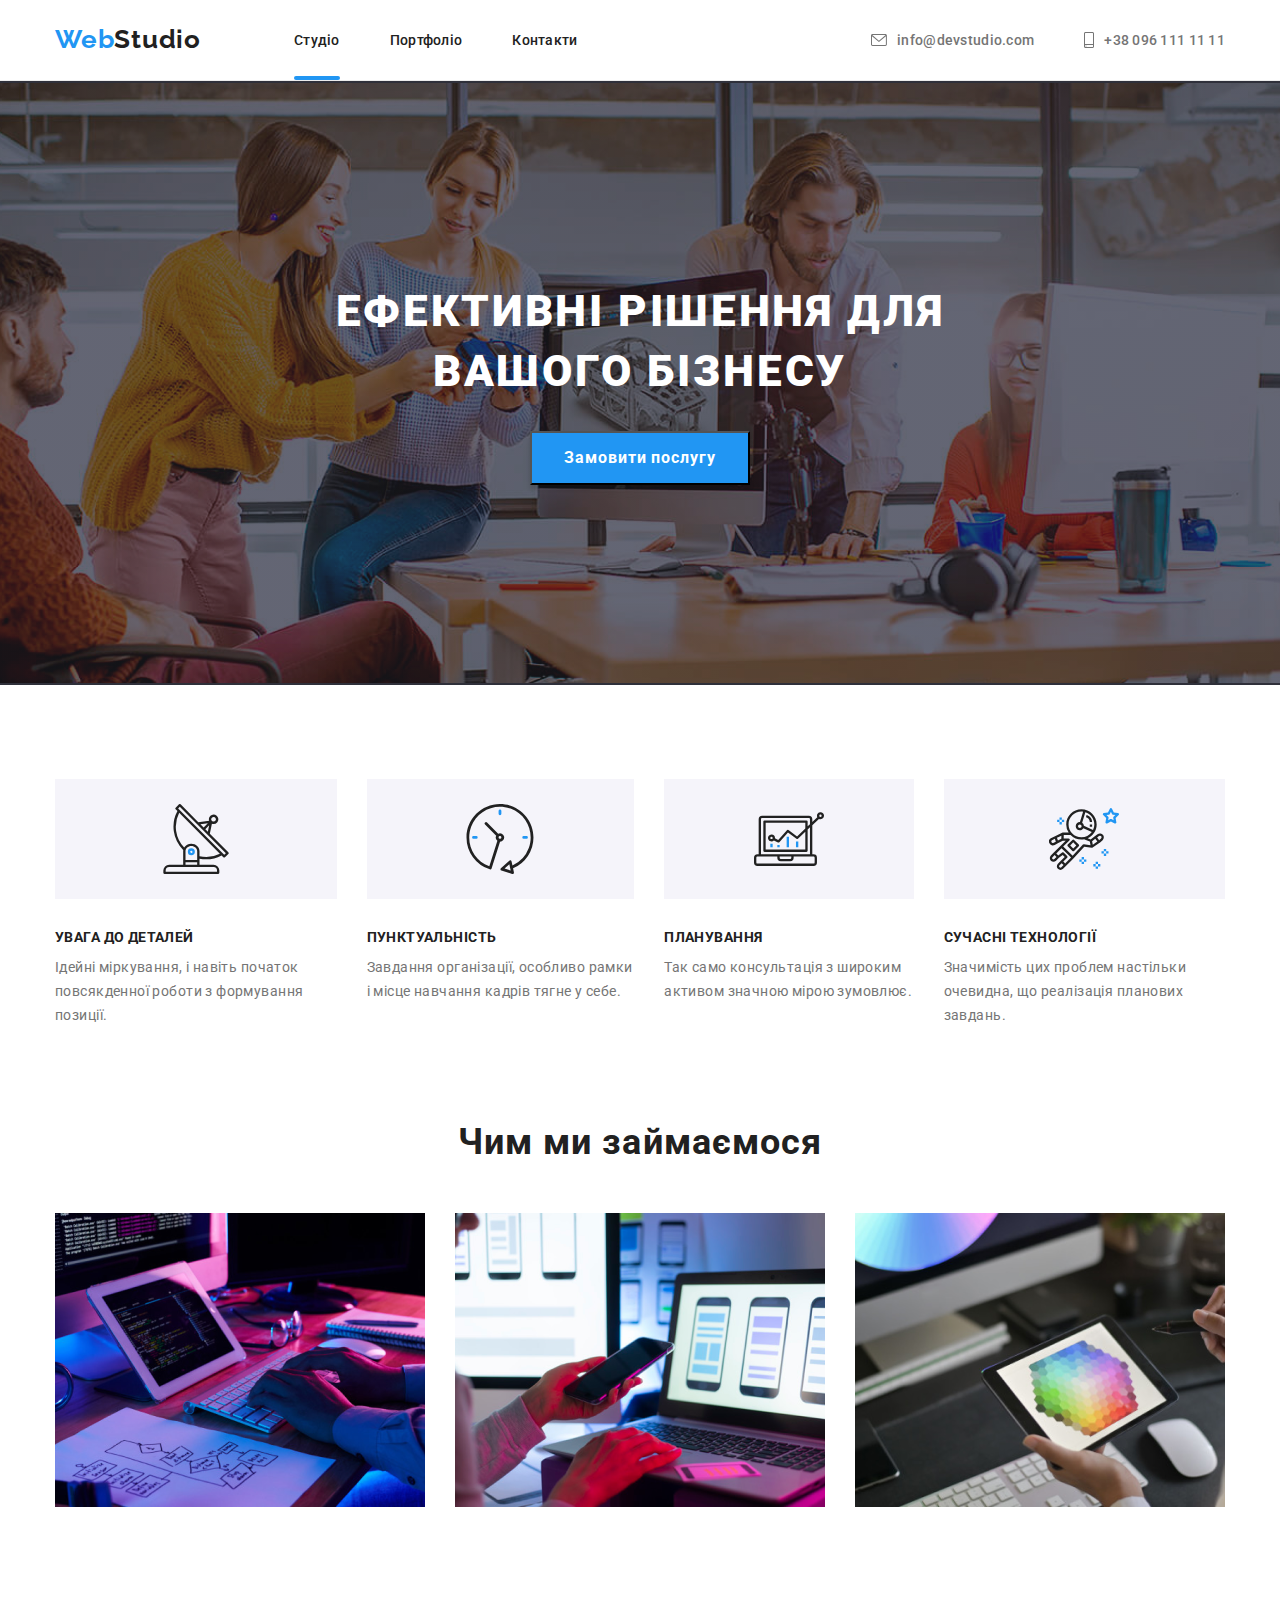
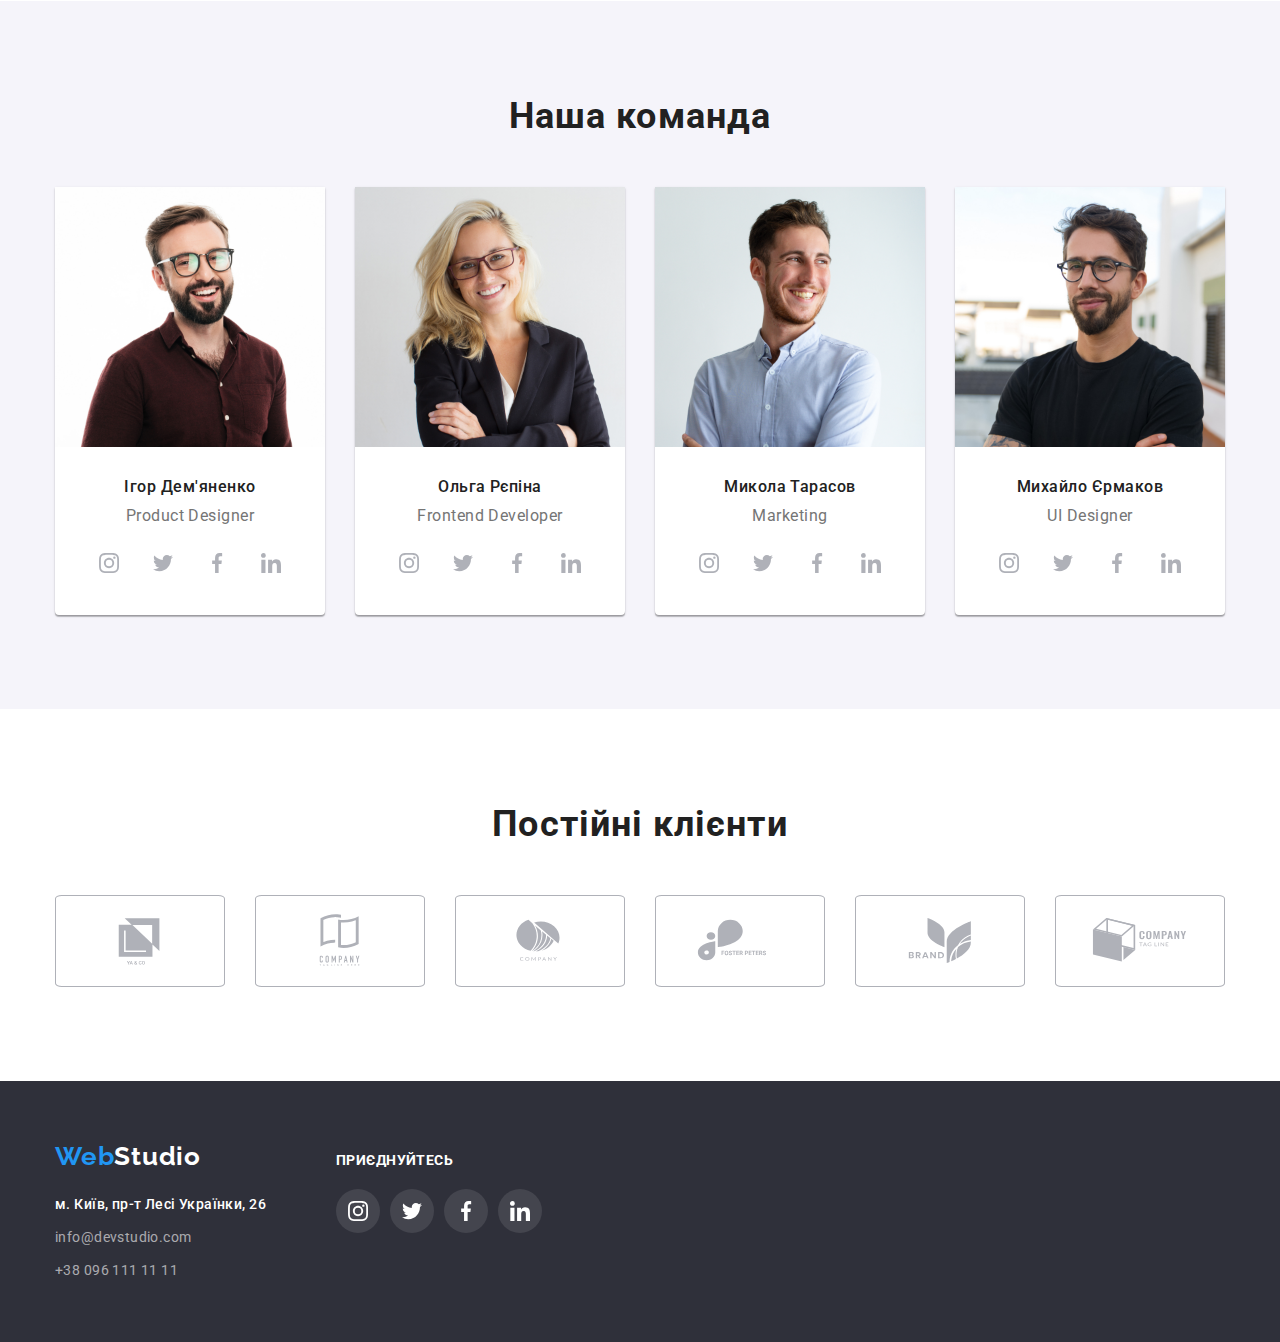
<file: index.html>
<!DOCTYPE html>
<html lang="uk">
<head>
    <meta charset="UTF-8">
    <meta http-equiv="X-UA-Compatible" content="IE=edge">
    <meta name="viewport" content="width=device-width, initial-scale=1.0">
    <title>Document</title>
    <link rel="preconnect" href="https://fonts.googleapis.com">
    <link rel="preconnect" href="https://fonts.gstatic.com" crossorigin>
    <link href="https://fonts.googleapis.com/css2?family=Raleway:wght@700&family=Roboto:wght@400;500;700;900&display=swap" rel="stylesheet">
    <link rel="stylesheet" href="./css/modern-nomalize.css">
    <link rel="stylesheet" href="./css/styles.css">
</head>
<body class="page">
    <header class="header">
      <div class="container header-container">
        <nav class="main-nav">
            <a class="company-name link" land="en" href="/"><span class="web">Web</span>Studio</a>
    
            <ul class="list header-list">
                <li class="list-item"><a class="link active" href="./index.html">Студіо</a></li>
                <li class="list-item"><a class="link" href="./portfolio.html">Портфоліо</a></li>
                <li class="list-item"><a class="link" href="">Контакти</a></li>
            </ul>
        </nav>
        <ul class="list-contact">
            <li>
              <a class="mail link" href="mailto:info@devstudio.com">

                <svg class="icon-contacts" width="16" height="12">
                  <use href="./images/icons.svg#envelope"></use>
                </svg>
              info@devstudio.com
              </a>
            </li>
            <li>
              <a class="tel link" href="tel:+380961111111">
                <svg class="icon-contacts" width="10" height="16">
                  <use href="./images/icons.svg#smartphone"></use>
                </svg>
                +38 096 111 11 11
              </a>
            </li>
        </ul>
      </div>
    </header>
    <!-- Unique page content -->
<main>
    <section class="hero first-section">
      <div class="container">
        <h1 class="logo-name">Ефективні рішення для вашого бізнесу</h1>
        <button class="logo-btn" type="button" data-modal-open>Замовити послугу</button>
      </div>
    </section>
     <!-- Features section -->
    <section class="section">
        <div class="container">
          <h2 class="visually-hidden"> </h2>
          <ul class="list-adventages list">
            <li>
              <div class="features-section-icon">
                <svg class="features-icon" width="70px" height="70px">
                  <use href="./images/icons.svg#antenna"></use>
                </svg>
              </div>
              <h3 class="adventages">УВАГА ДО ДЕТАЛЕЙ</h3>
              <p class="text">
                Ідейні міркування, і навіть початок повсякденної роботи з формування позиції.
              </p>
            </li>
            <li>
              <div class="features-section-icon">
                <svg class="features-icon" width="70px" height="70px">
                  <use href="./images/icons.svg#clock"></use>
                </svg>
              </div>
              <h3 class="adventages">ПУНКТУАЛЬНІСТЬ</h3>
              <p class="text">
                Завдання організації, особливо рамки і місце навчання кадрів тягне у себе.
              </p>
            </li>
            <li>
              <div class="features-section-icon">
                <svg class="features-icon" width="70px" height="70px">
                  <use href="./images/icons.svg#diagram"></use>
                </svg>
              </div>
              <h3 class="adventages">ПЛАНУВАННЯ</h3>
              <p class="text">
                Так само консультація з широким активом значною мірою зумовлює.
              </p>
            </li>
            <li>
              <div class="features-section-icon">
                <svg class="features-icon" width="70px" height="70px">
                  <use href="./images/icons.svg#astronaut"></use>
                </svg>
              </div>
                <h3 class="adventages">СУЧАСНІ ТЕХНОЛОГІЇ</h3>
                <p class="text">
                Значимість цих проблем настільки очевидна, що реалізація планових завдань.
                </p>
              </li>
          </ul>
        </div>
    </section>
  
    <!-- What we do section -->
    <section class="section activities-section">
      <div class="container">
        <h2 class="activities">Чим ми займаємося</h2>
        <ul class="list-activities list">
          <li><img src="./png/box 1.png" alt="Person is tapping on keyboard" width="370" height="295" /></li>
          <li><img src="./png/box 2.png" alt="Person is using the mobilephone" width="370" height="295" /></li>
          <li><img src="./png/box 3.png" alt="Person is using the tablet" width="370" height="295" /></li>
        </ul>
      </div>
    </section>
    <!-- Our team -->
    <section class="section-team-bg section">
      <div class="container">
        <h2 class="team">Наша команда</h2>
        <ul class="list-team-members list">
            <li class="list-person">
                <img src="./images/img.jpg" alt="Smiling man with beard and in glasses" width="270" height="260" />
                <div class="person">
                  <h3 class="list-item-name">Ігор Дем'яненко</h3>
                  <p class="list-item-position" lang="en">Product Designer</p>
                  <ul class="socials list">
                    <li class="socials-link">
                      <a class="socials-link" 
                      href="https://www.instagram.com/"
                      target="_blank"
                      rel="noopener noreferrer"
                      aria-label="Instagram"
                      >
                        <svg class="socials-icon" width="20" height="20">
                          <use href="./images/icons.svg#instagram"></use>
                        </svg>
                      </a>
                    </li>
                    <li class="socials-link">
                      <a class="socials-link" 
                      href="https://twitter.com/"
                      target="_blank"
                      rel="noopener noreferrer"
                      aria-label="Twiter"
                      >
                        <svg class="socials-icon" width="20" height="20">
                          <use href="./images/icons.svg#twitter"></use>
                        </svg>
                      </a>
                    </li>
                    <li class="socials-link">
                      <a class="socials-link" 
                      href="https://www.facebook.com/"
                      target="_blank"
                      rel="noopener noreferrer"
                      aria-label="Facebook"
                      >
                        <svg class="socials-icon" width="20" height="20">
                          <use href="./images/icons.svg#facebook"></use>
                        </svg>
                      </a>
                    </li>
                    <li class="socials-link">
                      <a class="socials-link" 
                      href="hhttps://linkedin.com/"
                      target="_blank"
                      rel="noopener noreferrer"
                      aria-label="Linkedin"
                      >
                        <svg class="socials-icon" width="20" height="20">
                          <use href="./images/icons.svg#linkedin"></use>
                        </svg>
                      </a>
                    </li>
                  </ul>
                </div>
            </li>
            <li class="list-person">
                <img src="./images/img (1).jpg" alt="Smiling blond woman in glasses" width="270" height="260" />
                <div class="person">
                  <h3 class="list-item-name">Ольга Рєпіна</h3>
                  <p class="list-item-position" lang="en">Frontend Developer</p>
                  <ul class="socials list">
                    <li class="socials-link">
                      <a class="socials-link" 
                      href="https://www.instagram.com/"
                      target="_blank"
                      rel="noopener noreferrer"
                      aria-label="Instagram">
                        <svg class="socials-icon" width="20" height="20">
                          <use href="./images/icons.svg#instagram"></use>
                        </svg>
                      </a>
                    </li>
                    <li class="socials-link">
                      <a class="socials-link" 
                      href="https://twitter.com/"
                      target="_blank"
                      rel="noopener noreferrer"
                      aria-label="Twiter"
                      >
                        <svg class="socials-icon" width="20" height="20">
                          <use href="./images/icons.svg#twitter"></use>
                        </svg>
                      </a>
                    </li>
                    <li class="socials-link">
                      <a class="socials-link" 
                      href="https://www.facebook.com/"
                      target="_blank"
                      rel="noopener noreferrer"
                      aria-label="Facebook"
                      >
                        <svg class="socials-icon" width="20" height="20">
                          <use href="./images/icons.svg#facebook"></use>
                        </svg>
                      </a>
                    </li>
                    <li class="socials-link">
                      <a class="socials-link" 
                      href="hhttps://linkedin.com/"
                      target="_blank"
                      rel="noopener noreferrer"
                      aria-label="Linkedin"
                      >
                        <svg class="socials-icon" width="20" height="20">
                          <use href="./images/icons.svg#linkedin"></use>
                        </svg>
                      </a>
                    </li>
                  </ul>
                </div>
            </li>
            <li class="list-person">
                <img src="./images/img (2).jpg" alt="Smiling man with bright hair" width="270" height="260" />
                <div class="person">
                  <h3 class="list-item-name">Микола Тарасов</h3>
                  <p class="list-item-position" lang="en">Marketing</p>
                  <ul class="socials list">
                    <li class="socials-link">
                      <a class="socials-link" 
                      href="https://www.instagram.com/"
                      target="_blank"
                      rel="noopener noreferrer"
                      aria-label="Instagram"
                      >
                        <svg class="socials-icon" width="20" height="20">
                          <use href="./images/icons.svg#instagram"></use>
                        </svg>
                      </a>
                    </li>
                    <li class="socials-link">
                      <a class="socials-link" 
                      href="https://twitter.com/"
                      target="_blank"
                      rel="noopener noreferrer"
                      aria-label="Twiter"
                      >
                        <svg class="socials-icon" width="20" height="20">
                          <use xlink:href="./images/icons.svg#twitter"></use>
                        </svg>
                      </a>
                    </li>
                    <li class="socials-link">
                      <a class="socials-link" 
                      href="https://www.facebook.com/"
                      target="_blank"
                      rel="noopener noreferrer"
                      aria-label="Facebook"
                      >
                        <svg class="socials-icon" width="20" height="20">
                          <use href="./images/icons.svg#facebook"></use>
                        </svg>
                      </a>
                    </li>
                    <li class="socials-link">
                      <a class="socials-link" 
                      href="hhttps://linkedin.com/"
                      target="_blank"
                      rel="noopener noreferrer"
                      aria-label="Linkedin"
                      >
                        <svg class="socials-icon" width="20" height="20">
                          <use href="./images/icons.svg#linkedin"></use>
                        </svg>
                      </a>
                    </li>
                  </ul>
                </div>
            </li>
            <li class="list-person">
                <img src="./images/img (3).jpg" alt="Man with beard and in glasses with a little smile" width="270" height="260" />
                <div class="person">
                  <h3 class="list-item-name">Михайло Єрмаков</h3>
                  <p class="list-item-position" lang="en">UI Designer</p>
                  <ul class="socials list">
                    <li class="socials-link">
                      <a class="socials-link" 
                      href="https://www.instagram.com/"
                      target="_blank"
                      rel="noopener noreferrer"
                      aria-label="Instagram"
                      >
                        <svg class="socials-icon" width="20" height="20">
                          <use href="./images/icons.svg#instagram"></use>
                        </svg>
                      </a>
                    </li>
                    <li class="socials-link">
                      <a class="socials-link" 
                      href="https://twitter.com/"
                      target="_blank"
                      rel="noopener noreferrer"
                      aria-label="Twiter"
                      >
                        <svg class="socials-icon" width="20" height="20">
                          <use href="./images/icons.svg#twitter"></use>
                        </svg>
                      </a>
                    </li>
                    <li class="socials-link">
                      <a class="socials-link" 
                      href="https://www.facebook.com/"
                      target="_blank"
                      rel="noopener noreferrer"
                      aria-label="Facebook"
                      >
                        <svg class="socials-icon" width="20" height="20">
                          <use href="./images/icons.svg#facebook"></use>
                        </svg>
                      </a>
                    </li>
                    <li class="socials-link">
                      <a class="socials-link" 
                      href="hhttps://linkedin.com/"
                      target="_blank"
                      rel="noopener noreferrer"
                      aria-label="Linkedin"
                      >
                        <svg class="socials-icon" width="20" height="20">
                          <use href="./images/icons.svg#linkedin"></use>
                        </svg>
                      </a>
                    </li>
                  </ul>   
                </div>
            </li>
        </ul>
      </div>
    </section>
    <!-- Section 5 Clients -->
      <section class="section">
        <div class="container">
          <h2 class="heading-2">Постійні клієнти</h2>
            <ul class="client-list" >
                <li class="client-list-link">
                  <a class="client-link" href>
                    <svg class="client-icon" width="106px" height="60px">
                      <use href="./images/icons.svg#Logo"></use>
                    </svg>
                  </a>
                </li>
                <li class="client-list-link">
                  <a class="client-link" href>
                    <svg class="client-icon" width="106px" height="60px">
                     <use href="./images/icons.svg#Logo-1"></use>
                    </svg>
                  </a>
                </li>
                <li class="client-list-link">
                  <a class="client-link"  href>
                    <svg class="client-icon" width="106px" height="60px">
                     <use href="./images/icons.svg#Logo-2"></use>
                    </svg>
                  </a>
                </li>
                 <li class="client-list-link">
                  <a class="client-link" href>
                    <svg class="client-icon" width="106px" height="60px">
                      <use href="./images/icons.svg#Logo-3"></use>
                    </svg>
                  </a>
                </li>
                <li class="client-list-link">
                  <a class="client-link"  href>
                    <svg class="client-icon" width="106px" height="60px">
                      <use href="./images/icons.svg#Logo-4"></use>
                    </svg>
                  </a>
                </li>
                <li class="client-list-link">
                  <a class="client-link"  href>
                    <svg class="client-icon" width="106px" height="60px">
                      <use href="./images/icons.svg#Logo-5"></use>
                    </svg>
                  </a>
                </li>
              </ul>
          </div>
      </section> 
  </main>
    <!-- Підвал сторінки -->
    <footer class="footer">
      <div class="container flex">
        <div class="footer-left">
          <a class="link-footer company-name-footer" land="en" href="link:WebStudio" target="_blank" rel="noopener nofollow noreferrer"><span class="web">Web</span>Studio</a>
          <address class="address">
              <ul class="list-contact-footer">
                  <!-- Address -->
                  <li class="list-contacts">
                    <a class="link-address" href="link:https://www.google.com/maps/place/%D0%B1%D1%83%D0%BB.+%D0%9B%D0%B5%D1%81%D0%B8+%D0%A3%D0%BA%D1%80%D0%B0%D0%B8%D0%BD%D0%BA%D0%B8,+26,+%D0%9A%D0%B8%D0%B5%D0%B2,+02000/@50.4265807,30.5361971,17z/data=!3m1!4b1!4m5!3m4!1s0x40d4cf0e033ecbe9:0x57a4dffefec77da0!8m2!3d50.4265807!4d30.5383858"
                          target="_blank" rel="noopener nofollow noreferrer"
                          >
                          м. Київ, пр-т Лесі Українки, 26
                    </a>
                  </li>
                  <li class="list-contacts"><a class="link-address mail" href="mailto:info@devstudio.com">info@devstudio.com</a></li>
                  <!-- Link to phone number  -->
                  <li class="list-contacts"><a class="link-address tel" href="tel:+380961111111">+38 096 111 11 11</a></li>
              </ul>
          </address>
        </div>
        <div class="footer-centre">
          <h3 class="join">ПРИЄДНУЙТЕСЬ</h3>
            <ul class="join-list-link">
              <li class="social-item">
                <a class="social-link" href="https://www.instagram.com/" target="_blank" rel="noopener noreferer" aria-label="Instagram">
                  <svg class="social-icon-footer" width="20px" height="20px">
                    <use href="./images/icons.svg#instagram"></use>
                  </svg>
                </a>
              </li>
              <li class="social-item">
                <a class="social-link" href="https://www.twitter.com/" target="_blank" rel="noopener noreferer" aria-label="Instagram">
                  <svg class="social-icon-footer" width="20px" height="20px">
                    <use href="./images/icons.svg#twitter"></use>
                  </svg>
                </a>
              </li>
              <li class="social-item"><a class="social-link" href="https://www.facebook.com/" target="_blank" rel="noopener noreferer" aria-label="Instagram">
                  <svg class="social-icon-footer" width="20px" height="20px">
                    <use href="./images/icons.svg#facebook"></use>
                  </svg>
                </a>
              </li>
              <li class="social-item">
                <a class="social-link" href="https://www.linkedin.com/" target="_blank" rel="noopener noreferer" aria-label="Instagram">
                  <svg class="social-icon-footer" width="20px" height="20px">
                    <use href="./images/icons.svg#linkedin"></use>
                  </svg>
                </a>
              </li>
            </ul>

        </div>
      </div>
    </footer>
    <div class="backdrop is-hidden" data-modal>
      <div class="modal">
        <button class="modal-close" data-modal-close>
          <svg width="18" height="18" viewBox="0 0 18 18" fill="none" xmlns="http://www.w3.org/2000/svg">
            <path
              d="M15 4.10786L13.8921 3L9.5 7.39214L5.10786 3L4 4.10786L8.39214 8.5L4 12.8921L5.10786 14L9.5 9.60786L13.8921 14L15 12.8921L10.6079 8.5L15 4.10786Z"
              fill="black" />
          </svg>
        </button>
      </div>
    </div>
    <script src="./js/modal.js"></script>
</body>
</html>
</file>
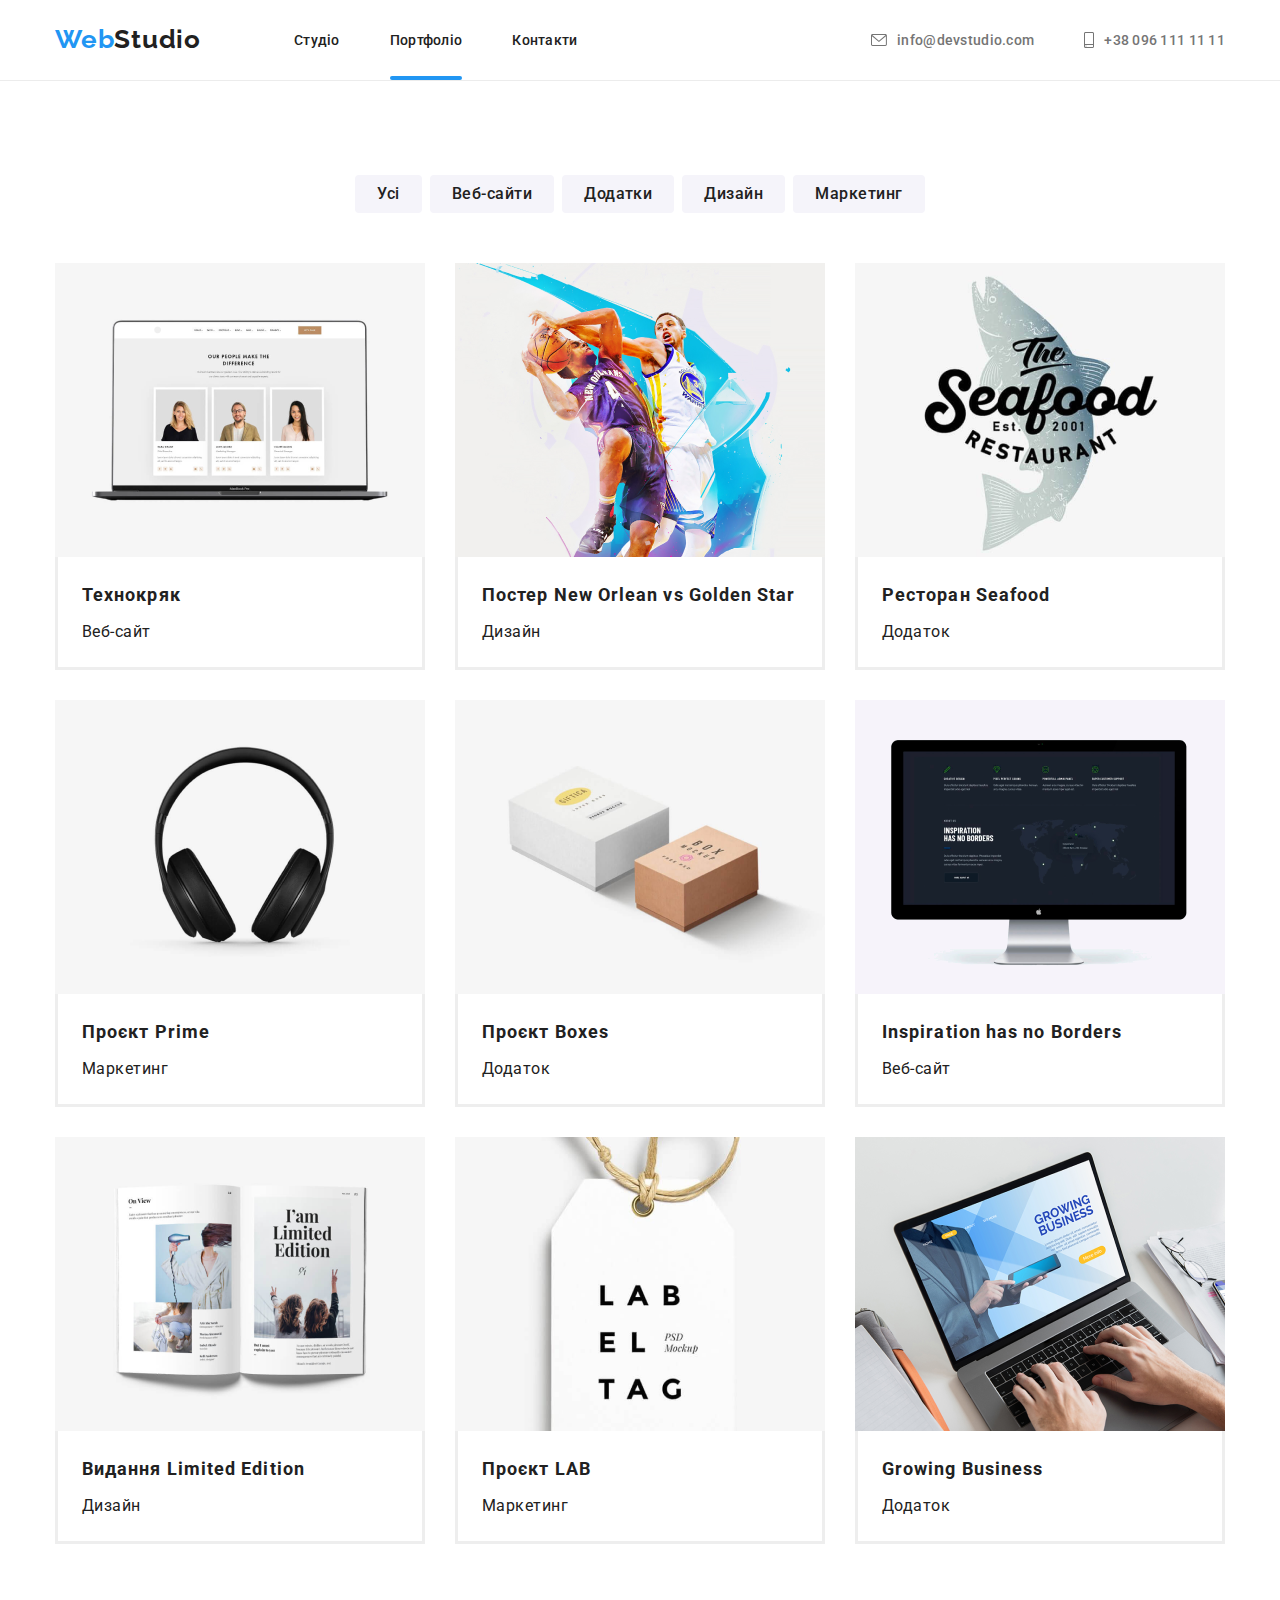
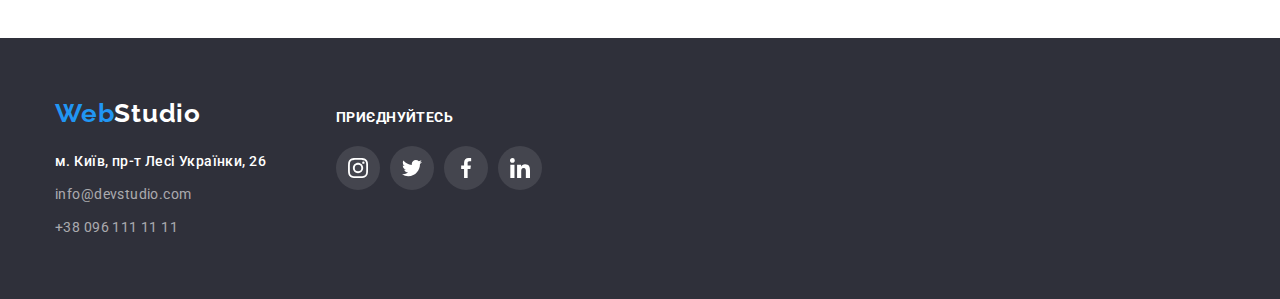
<file: portfolio.html>
<!DOCTYPE html>
<html lang="uk">
    <head>
    <meta charset="UTF-8">
    <meta http-equiv="X-UA-Compatible" content="IE=edge">
    <meta name="viewport" content="width=device-width, initial-scale=1.0">
    <title>Document</title>
    <link rel="preconnect" href="https://fonts.googleapis.com">
    <link rel="preconnect" href="https://fonts.gstatic.com" crossorigin>
    <link href="https://fonts.googleapis.com/css2?family=Raleway:wght@700&family=Roboto:wght@400;500;700;900&display=swap" rel="stylesheet">
    <link rel="stylesheet" href="./css/modern-nomalize.css">
    <link rel="stylesheet" href="./css/styles.css">
</head>
<body class="page">
    <header class="header">
        <div class="container header-container">
          <nav class="main-nav">
              <a class="company-name link" land="en" href="/"><span class="web">Web</span>Studio</a>
      
              <ul class="list header-list">
                  <li class="list-item"><a class="link" href="./index.html">Студіо</a></li>
                  <li class="list-item"><a class="link active" href="./portfolio.html">Портфоліо</a></li>
                  <li class="list-item"><a class="link" href="">Контакти</a></li>
              </ul>
          </nav>
          <ul class="list-contact">
              <li>
                <a class="mail link" href="mailto:info@devstudio.com">
                  <svg class="icon-contacts" width="16" height="12">
                    <use href="./images/icons.svg#envelope"></use>
                  </svg>
                info@devstudio.com
                </a>
              </li>
              <li>
                <a class="tel link" href="tel:+380961111111">
                  <svg class="icon-contacts" width="10" height="16">
                    <use href="./images/icons.svg#smartphone"></use>
                  </svg>
                  +38 096 111 11 11
  
                </a></li>
          </ul>
        </div>
      </header>
        <!-- Filters -->
        <main>
            <section class="section">
                <div class="container">
                    <h1 class="visually-hidden">Content</h1>
                    <ul class="list list-cotainer">
                        <li class="filters-item"><button class="list-button" type="button" href="">Усі</button></li>
                        <li class="filters-item"><button class="list-button" type="button" href="">Веб-сайти</button></li>
                        <li class="filters-item"><button class="list-button" type="button" href="">Додатки</button></li>
                        <li class="filters-item"><button class="list-button" type="button" href="">Дизайн</button></li>
                        <li class="filters-item"><button class="list-button" type="button" href="">Маркетинг</button></li>
                    </ul>
                    <ul class="group">
                        <li class="box">
                          <a href class="portfolio-link">
                            <div class="project-img">
                              <img src="./images/img-1.png" alt="Web-site" width="370" height="294" />
                              <p class="project-discr">Ресурс пропонує комплексні пропозиції з різним рівнем функціоналу та сервісів. Все це дозволить відвідувачу отримати вичерпні відомості про компанію чи приватну особу.</p>
                            </div>
                            <div class="box-list">
                                <h2 class="list-project">Технокряк</h2>
                                <p class="list-project-name" lang="en">Веб-сайт</p>
                            </div>
                          </a>
                        </li>
                        <li class="box">
                          <a href class="portfolio-link">
                            <div class="project-img">
                              <img src="./images/img-2.png" alt="Design" width="370" height="294" />
                              <p class="project-discr"></p>
                            </div>
                           
                            <div class="box-list">
                                <h2 class="list-project">Постер New Orlean vs Golden Star</h2>
                                <p class="list-project-name" lang="en">Дизайн</p>
                            </div>
                          </a>
                        </li>
                        <li class="box">
                          <a href class="portfolio-link">
                            <div class="project-img">
                              <img src="./images/img-3.png" alt="Application" width="370" height="294" />
                              <p class="project-discr"></p>
                            </div>
                            <div class="box-list">
                                <h2 class="list-project">Ресторан Seafood</h2>
                                <p class="list-project-name" lang="en">Додаток</p>
                            </div>
                          </a>
                        </li>
                        <li class="box">
                          <a href class="portfolio-link">
                            <div class="project-img">
                              <img src="./images/img-4.png" alt="Marketing" width="370" height="294" />
                              <p class="project-discr"></p>
                            </div>
                            
                            <div class="box-list">
                                <h2 class="list-project">Проєкт Prime</h2>
                                <p class="list-project-name" lang="en">Маркетинг</p>
                            </div>
                          </a>
                        </li>
                        <li class="box">
                          <a href class="portfolio-link">
                            <div class="project-img">
                              <img src="./images/img-5.png" alt="Application" width="370" height="294" />
                              <p class="project-discr"></p>
                            </div>
                            
                            <div class="box-list">
                                <h2 class="list-project">Проєкт Boxes</h2>
                                <p class="list-project-name" lang="en">Додаток</p>
                            </div>
                          </a>
                        </li>
                        <li class="box">
                          <a href class="portfolio-link">
                            <div class="project-img">
                              <img src="./images/img-6.png" alt="Web-site" width="370" height="294" />
                              <p class="project-discr"></p>
                            </div>
                          
                            <div class="box-list">
                                <h2 class="list-project">Inspiration has no Borders</h2>
                                <p class="list-project-name" lang="en">Веб-сайт</p>
                            </div>
                          </a>
                        </li>
                        <li class="box">
                          <a href class="portfolio-link">
                            <div class="project-img">
                              <img src="./images/img-7.png" alt="Design" width="370" height="294" />
                              <p class="project-discr"></p>
                            </div>
                  
                            <div class="box-list">
                                <h2 class="list-project">Видання Limited Edition</h2>
                                <p class="list-project-name" lang="en">Дизайн</p>
                            </div>
                          </a>
                        </li>
                        <li class="box">
                          <a href class="portfolio-link">
                            <div class="project-img">
                              <img src="./images/img-8.png" alt="Marketing" width="370" height="294" />
                              <p class="project-discr"></p>
                            </div>
                            <div class="box-list">
                                <h2 class="list-project">Проєкт LAB</h2>
                                <p class="list-project-name" lang="en">Маркетинг</p>
                            </div>
                          </a>
                        </li>
                        <li class="box">
                          <a href class="portfolio-link">
                            <div class="project-img">
                              <img src="./images/img-9.png" alt="Application" width="370" height="294" />
                              <p class="project-discr"></p>
                            </div>
                            <div class="box-list">
                                <h2 class="list-project">Growing Business</h2>
                                <p class="list-project-name" lang="en">Додаток</p>
                            </div>
                          </a>
                        </li>
                    </ul>
                </div>
            </section>
        </main>
        <!-- Підвал сторінки -->
        <footer class="footer">
            <div class="container flex">
              <div class="footer-left">
                <a class="link-footer company-name-footer" land="en" href="link:WebStudio" target="_blank" rel="noopener nofollow noreferrer"><span class="web">Web</span>Studio</a>
                <address class="address">
                    <ul class="list-contact-footer">
                        <!-- Address -->
                        <li class="list-contacts">
                          <a class="link-address" href="link:https://www.google.com/maps/place/%D0%B1%D1%83%D0%BB.+%D0%9B%D0%B5%D1%81%D0%B8+%D0%A3%D0%BA%D1%80%D0%B0%D0%B8%D0%BD%D0%BA%D0%B8,+26,+%D0%9A%D0%B8%D0%B5%D0%B2,+02000/@50.4265807,30.5361971,17z/data=!3m1!4b1!4m5!3m4!1s0x40d4cf0e033ecbe9:0x57a4dffefec77da0!8m2!3d50.4265807!4d30.5383858"
                                target="_blank" rel="noopener nofollow noreferrer"
                                >
                                м. Київ, пр-т Лесі Українки, 26
                          </a>
                        </li>
                        <li class="list-contacts"><a class="link-address mail" href="mailto:info@devstudio.com">info@devstudio.com</a></li>
                        <!-- Link to phone number  -->
                        <li class="list-contacts"><a class="link-address tel" href="tel:+380961111111">+38 096 111 11 11</a></li>
                    </ul>
                </address>
              </div>
              <div class="footer-centre">
                <h3 class="join">ПРИЄДНУЙТЕСЬ</h3>
                  <ul class="join-list-link">
                    <li class="social-item">
                      <a class="social-link" href="https://www.instagram.com/" target="_blank" rel="noopener noreferer" aria-label="Instagram">
                        <svg class="social-icon-footer" width="20px" height="20px">
                          <use href="./images/icons.svg#instagram"></use>
                        </svg>
                      </a>
                    </li>
                    <li class="social-item">
                      <a class="social-link" href="https://www.twitter.com/" target="_blank" rel="noopener noreferer" aria-label="Instagram">
                        <svg class="social-icon-footer" width="20px" height="20px">
                          <use href="./images/icons.svg#twitter"></use>
                        </svg>
                      </a>
                    </li>
                    <li class="social-item"><a class="social-link" href="https://www.facebook.com/" target="_blank" rel="noopener noreferer" aria-label="Instagram">
                        <svg class="social-icon-footer" width="20px" height="20px">
                          <use href="./images/icons.svg#facebook"></use>
                        </svg>
                      </a>
                    </li>
                    <li class="social-item">
                      <a class="social-link" href="https://www.linkedin.com/" target="_blank" rel="noopener noreferer" aria-label="Instagram">
                        <svg class="social-icon-footer" width="20px" height="20px">
                          <use href="./images/icons.svg#linkedin"></use>
                        </svg>
                      </a>
                    </li>
                  </ul>
      
              </div>
            </div>
          </footer>
          </footer>
    </body>
</html>
</file>
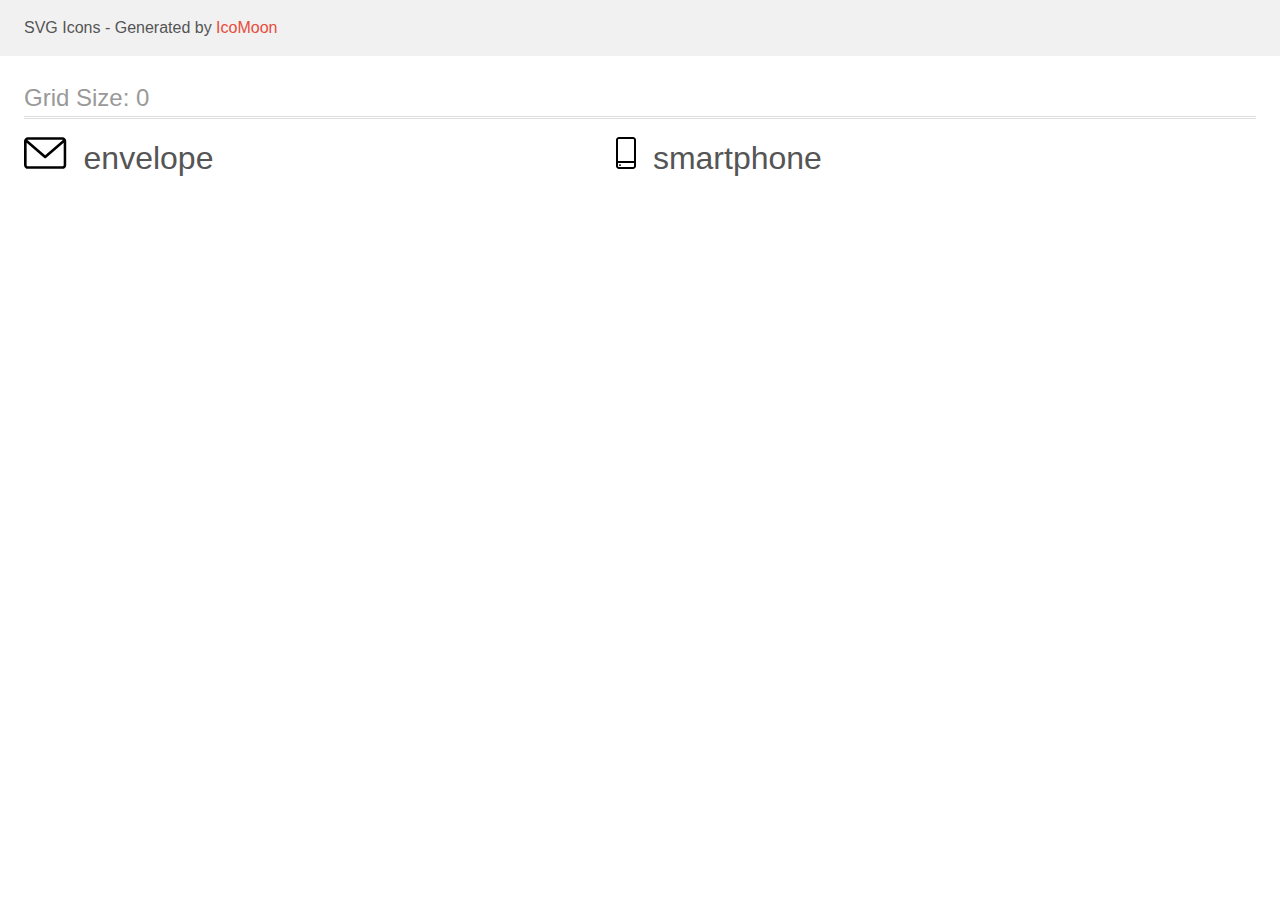
<file: images/icomoon (4)/demo.html>
<!doctype html>
<html>
<head>
    <title>IcoMoon - SVG Icons</title>
    <meta charset="utf-8">
    <meta name="viewport" content="width=device-width, initial-scale=1">
    <link rel="stylesheet" href="demo-files/demo.css">
    <link rel="stylesheet" href="style.css">
</head>
<body>
<svg aria-hidden="true" style="position: absolute; width: 0; height: 0; overflow: hidden;" version="1.1" xmlns="http://www.w3.org/2000/svg" xmlns:xlink="http://www.w3.org/1999/xlink">
<defs>
<symbol id="envelope" viewBox="0 0 43 32">
<path d="M38.667 0h-34.667c-2.206 0-4 1.794-4 4v24c0 2.206 1.794 4 4 4h34.667c2.206 0 4-1.794 4-4v-24c0-2.206-1.794-4-4-4zM38.667 2.667c0.181 0 0.353 0.038 0.511 0.103l-17.844 15.466-17.844-15.466c0.158-0.066 0.33-0.103 0.511-0.103h34.667zM38.667 29.333h-34.667c-0.736 0-1.333-0.598-1.333-1.333v-22.413l17.793 15.421c0.251 0.217 0.563 0.326 0.874 0.326s0.622-0.108 0.874-0.326l17.793-15.421v22.413c0 0.736-0.598 1.333-1.333 1.333z"></path>
</symbol>
<symbol id="smartphone" viewBox="0 0 20 32">
<path d="M17 0h-14c-1.654 0-3 1.346-3 3v26c0 1.654 1.346 3 3 3h14c1.654 0 3-1.346 3-3v-26c0-1.654-1.346-3-3-3zM3 2h14c0.552 0 1 0.448 1 1v21h-16v-21c0-0.552 0.448-1 1-1zM17 30h-14c-0.552 0-1-0.448-1-1v-3h16v3c0 0.552-0.448 1-1 1z"></path>
<path d="M4.707 27.478c0.391 0.365 0.391 0.956 0 1.321s-1.024 0.365-1.414 0c-0.391-0.365-0.391-0.956 0-1.321s1.024-0.365 1.414 0z"></path>
</symbol>
</defs>
</svg>

<header class="bgc1 clearfix">
<div class="mhl">
    <p>SVG Icons - Generated by <a href="https://icomoon.io/app">IcoMoon</a></p>
</div>
</header>
    <div class="clearfix mhl ptl">
        <h1 class="mvm mtn fgc1">Grid Size: 0</h1>
        <div class="glyph fs1">
            <div class="clearfix pbs">
                <svg class="icon envelope"><use xlink:href="#envelope"></use></svg><span class="name"> envelope</span>
            </div>
        </div>
        <div class="glyph fs1">
            <div class="clearfix pbs">
                <svg class="icon smartphone"><use xlink:href="#smartphone"></use></svg><span class="name"> smartphone</span>
            </div>
        </div>
  </div>
<script defer src="svgxuse.js"></script>
</body>
</html>
</file>
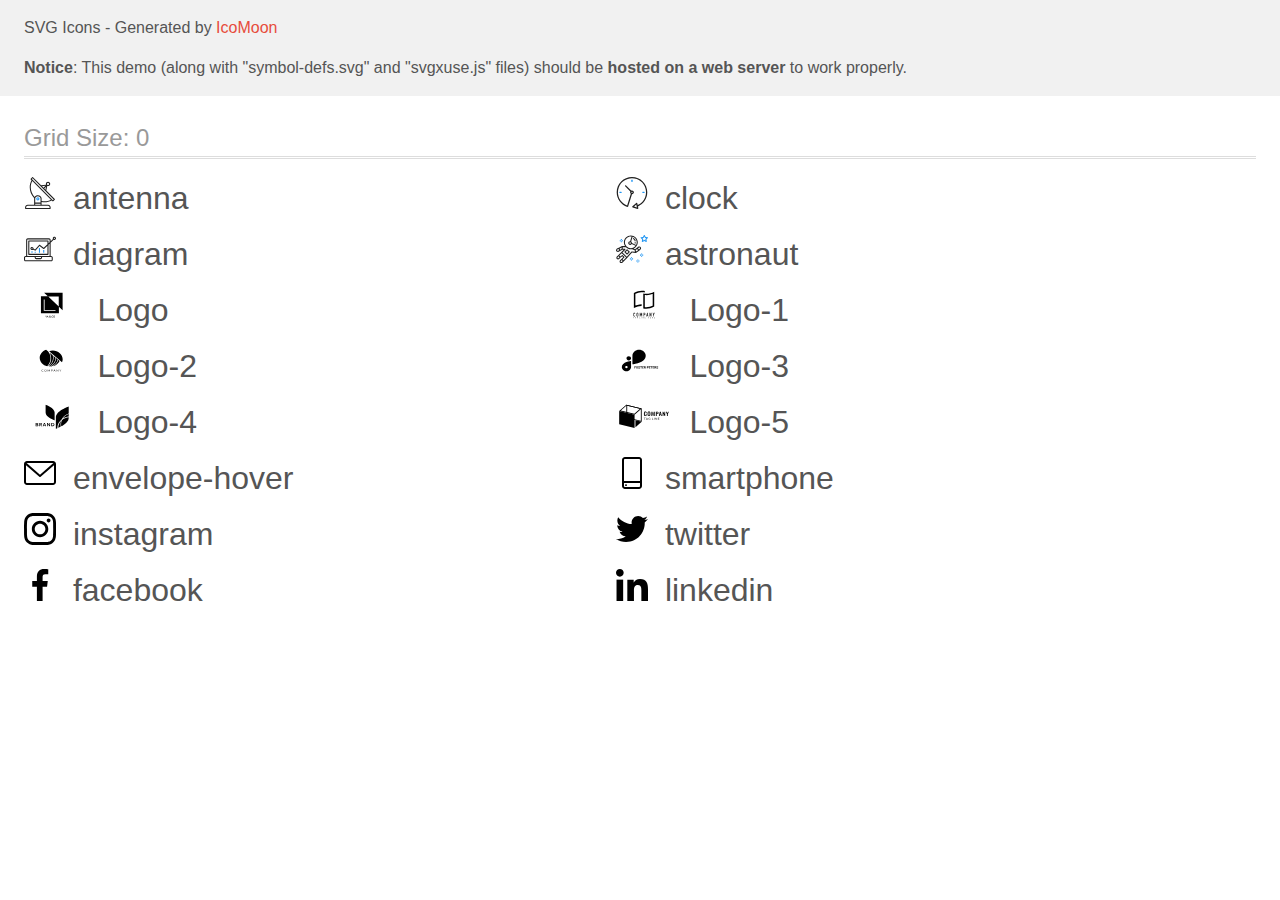
<file: images/icomoon_/demo-external-svg.html>
<!doctype html>
<html>
<head>
    <title>IcoMoon - SVG Icons</title>
    <meta charset="utf-8">
    <meta name="viewport" content="width=device-width, initial-scale=1">
    <link rel="stylesheet" href="demo-files/demo.css">
    <link rel="stylesheet" href="style.css">
</head>
<body>
<header class="bgc1 clearfix">
<div class="mhl">
    <p>SVG Icons - Generated by <a href="https://icomoon.io/app">IcoMoon</a></p><p><strong>Notice</strong>: This demo (along with "symbol-defs.svg" and "svgxuse.js" files) should be <b>hosted on a web server</b> to work properly.</p>
</div>
</header>
    <div class="clearfix mhl ptl">
        <h1 class="mvm mtn fgc1">Grid Size: 0</h1>
        <div class="glyph fs1">
            <div class="clearfix pbs">
                <svg class="icon antenna"><use xlink:href="symbol-defs.svg#antenna"></use></svg><span class="name"> antenna</span>
            </div>
        </div>
        <div class="glyph fs1">
            <div class="clearfix pbs">
                <svg class="icon clock"><use xlink:href="symbol-defs.svg#clock"></use></svg><span class="name"> clock</span>
            </div>
        </div>
        <div class="glyph fs1">
            <div class="clearfix pbs">
                <svg class="icon diagram"><use xlink:href="symbol-defs.svg#diagram"></use></svg><span class="name"> diagram</span>
            </div>
        </div>
        <div class="glyph fs1">
            <div class="clearfix pbs">
                <svg class="icon astronaut"><use xlink:href="symbol-defs.svg#astronaut"></use></svg><span class="name"> astronaut</span>
            </div>
        </div>
        <div class="glyph fs1">
            <div class="clearfix pbs">
                <svg class="icon Logo"><use xlink:href="symbol-defs.svg#Logo"></use></svg><span class="name"> Logo</span>
            </div>
        </div>
        <div class="glyph fs1">
            <div class="clearfix pbs">
                <svg class="icon Logo-1"><use xlink:href="symbol-defs.svg#Logo-1"></use></svg><span class="name"> Logo-1</span>
            </div>
        </div>
        <div class="glyph fs1">
            <div class="clearfix pbs">
                <svg class="icon Logo-2"><use xlink:href="symbol-defs.svg#Logo-2"></use></svg><span class="name"> Logo-2</span>
            </div>
        </div>
        <div class="glyph fs1">
            <div class="clearfix pbs">
                <svg class="icon Logo-3"><use xlink:href="symbol-defs.svg#Logo-3"></use></svg><span class="name"> Logo-3</span>
            </div>
        </div>
        <div class="glyph fs1">
            <div class="clearfix pbs">
                <svg class="icon Logo-4"><use xlink:href="symbol-defs.svg#Logo-4"></use></svg><span class="name"> Logo-4</span>
            </div>
        </div>
        <div class="glyph fs1">
            <div class="clearfix pbs">
                <svg class="icon Logo-5"><use xlink:href="symbol-defs.svg#Logo-5"></use></svg><span class="name"> Logo-5</span>
            </div>
        </div>
        <div class="glyph fs1">
            <div class="clearfix pbs">
                <svg class="icon envelope-hover"><use xlink:href="symbol-defs.svg#envelope-hover"></use></svg><span class="name"> envelope-hover</span>
            </div>
        </div>
        <div class="glyph fs1">
            <div class="clearfix pbs">
                <svg class="icon smartphone"><use xlink:href="symbol-defs.svg#smartphone"></use></svg><span class="name"> smartphone</span>
            </div>
        </div>
        <div class="glyph fs1">
            <div class="clearfix pbs">
                <svg class="icon instagram"><use xlink:href="symbol-defs.svg#instagram"></use></svg><span class="name"> instagram</span>
            </div>
        </div>
        <div class="glyph fs1">
            <div class="clearfix pbs">
                <svg class="icon twitter"><use xlink:href="symbol-defs.svg#twitter"></use></svg><span class="name"> twitter</span>
            </div>
        </div>
        <div class="glyph fs1">
            <div class="clearfix pbs">
                <svg class="icon facebook"><use xlink:href="symbol-defs.svg#facebook"></use></svg><span class="name"> facebook</span>
            </div>
        </div>
        <div class="glyph fs1">
            <div class="clearfix pbs">
                <svg class="icon linkedin"><use xlink:href="symbol-defs.svg#linkedin"></use></svg><span class="name"> linkedin</span>
            </div>
        </div>
  </div>
<script defer src="svgxuse.js"></script>
</body>
</html>
</file>
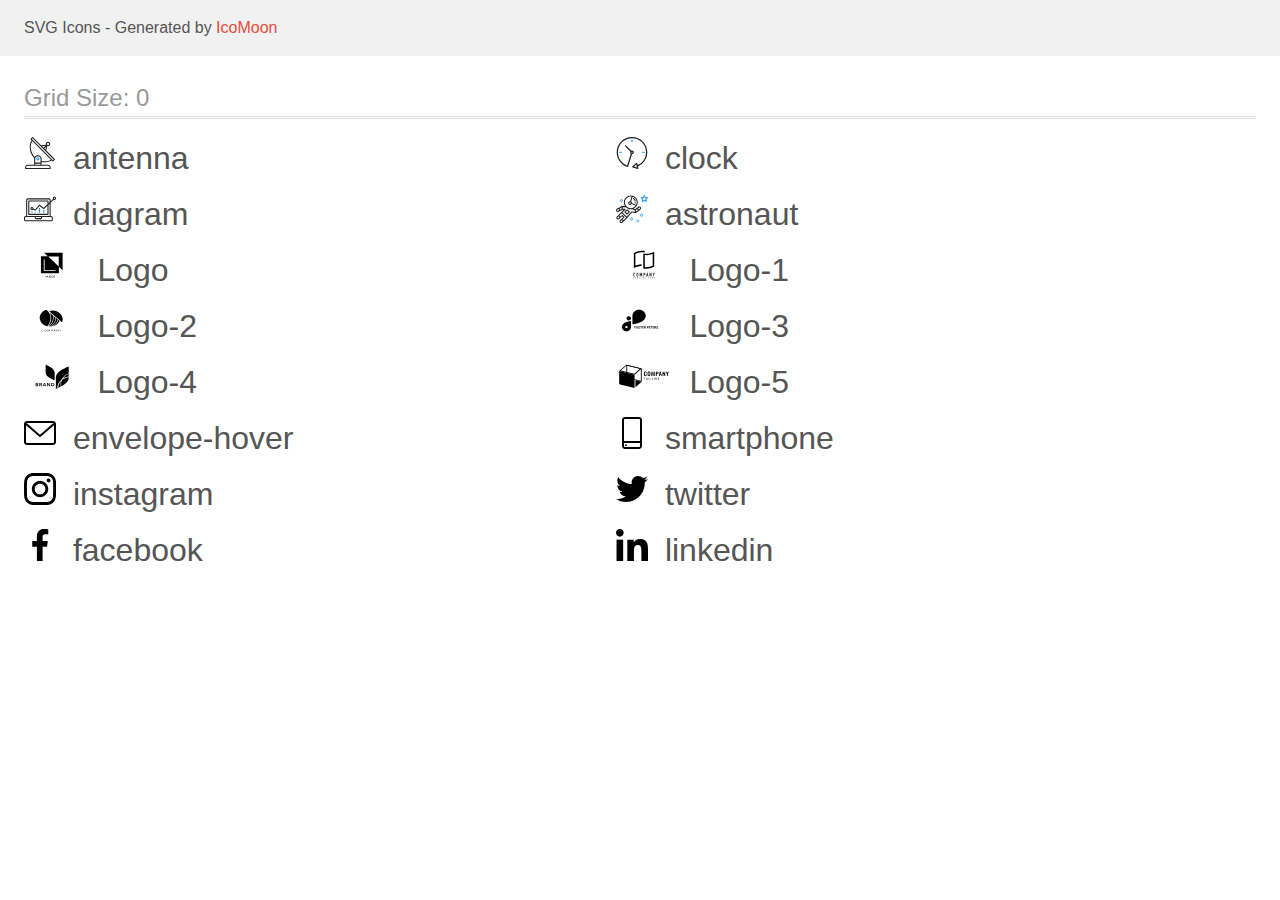
<file: images/icomoon_/demo.html>
<!doctype html>
<html>
<head>
    <title>IcoMoon - SVG Icons</title>
    <meta charset="utf-8">
    <meta name="viewport" content="width=device-width, initial-scale=1">
    <link rel="stylesheet" href="demo-files/demo.css">
    <link rel="stylesheet" href="style.css">
</head>
<body>
<svg aria-hidden="true" style="position: absolute; width: 0; height: 0; overflow: hidden;" version="1.1" xmlns="http://www.w3.org/2000/svg" xmlns:xlink="http://www.w3.org/1999/xlink">
<defs>
<symbol id="antenna" viewBox="0 0 32 32">
<path fill="#212121" style="fill: var(--color1, #212121)" d="M30.773 22.098l-8.443-8.505 0.937-4.615c0.242 0.094 0.499 0.144 0.758 0.146h0.006c1.192 0.014 2.17-0.941 2.184-2.133s-0.941-2.17-2.133-2.184c-1.192-0.014-2.17 0.941-2.184 2.133-0.003 0.255 0.039 0.509 0.125 0.749l-4.96 0.605-8.091-8.133c-0.099-0.101-0.235-0.159-0.377-0.16-0.14 0.001-0.274 0.056-0.373 0.155l-1.513 1.504c-0.208 0.208-0.208 0.546 0 0.754l0.814 0.826c-3.153 5.798-2.129 12.978 2.519 17.663 0.043 0.041 0.092 0.074 0.146 0.098-0.034 0.18-0.051 0.364-0.052 0.547v6.187h-6.4c-1.472 0.002-2.665 1.195-2.667 2.667v1.067c0 0.295 0.239 0.533 0.533 0.533h24.533c0.295 0 0.533-0.239 0.533-0.533v-1.067c-0.002-1.472-1.195-2.665-2.667-2.667h-6.4v-2.742c1.003 0.21 2.024 0.317 3.049 0.32 2.458-0.003 4.877-0.615 7.040-1.783l0.818 0.823c0.099 0.101 0.235 0.159 0.377 0.16 0.14-0.001 0.274-0.056 0.373-0.155l1.513-1.504c0.208-0.208 0.208-0.546 0-0.754zM23.28 6.233c0.418-0.415 1.093-0.414 1.508 0.004s0.414 1.093-0.004 1.508c-0.2 0.199-0.47 0.31-0.752 0.31h-0.003c-0.589-0.003-1.064-0.483-1.061-1.072 0.002-0.282 0.115-0.552 0.314-0.751h-0.002zM22.024 9.738l-0.598 2.946-1.175-1.182 1.774-1.763zM21.419 8.836l-1.92 1.909-1.485-1.493 3.405-0.415zM24.004 28.8c0.884 0 1.6 0.716 1.6 1.6v0.533h-23.467v-0.533c0-0.884 0.716-1.6 1.6-1.6h20.267zM16.537 26.667v1.067h-5.333v-1.067h5.333zM11.204 25.6v-4.053c0-1.294 1.196-2.347 2.667-2.347s2.667 1.053 2.667 2.347v4.053h-5.333zM17.604 23.904v-2.357c0-1.882-1.675-3.413-3.733-3.413-1.331-0.020-2.576 0.657-3.281 1.786-4.058-4.274-4.971-10.645-2.279-15.887l18.602 18.708c-2.872 1.461-6.165 1.873-9.309 1.163zM28.893 23.22l-21.057-21.181 0.755-0.752 7.935 7.98c0.004 0 0.006 0.007 0.010 0.010l13.115 13.191-0.757 0.752z"></path>
<path fill="#2196f3" style="fill: var(--color2, #2196f3)" d="M13.876 20.267h-0.005c-0.884-0.001-1.601 0.714-1.602 1.598s0.714 1.601 1.598 1.602h0.005c0.884 0.001 1.601-0.714 1.602-1.598s-0.714-1.601-1.598-1.602zM14.249 22.245c-0.1 0.1-0.236 0.156-0.378 0.155-0.295-0.002-0.532-0.242-0.531-0.536 0.001-0.141 0.057-0.276 0.157-0.375s0.233-0.154 0.373-0.155c0.295 0.002 0.532 0.241 0.53 0.536-0.001 0.141-0.057 0.276-0.157 0.375h0.005z"></path>
</symbol>
<symbol id="clock" viewBox="0 0 32 32">
<path fill="#212121" style="fill: var(--color1, #212121)" d="M31.297 15.301c-0.002-8.452-6.855-15.303-15.308-15.301s-15.303 6.855-15.301 15.308c0.001 6.658 4.307 12.551 10.649 14.576 0.061 0.019 0.124 0.029 0.187 0.029 0.121-0 0.239-0.032 0.342-0.094 0.135-0.080 0.236-0.207 0.283-0.356l3.865-12.25c1.057-0.005 1.909-0.866 1.903-1.923s-0.866-1.909-1.923-1.903c-0.284 0.001-0.565 0.067-0.82 0.191l-5.106-5.107c-0.253-0.245-0.657-0.238-0.902 0.016-0.239 0.247-0.239 0.639 0 0.886l5.103 5.109c-0.392 0.799-0.168 1.764 0.536 2.309l-3.683 11.673c-7.278-2.681-11.004-10.754-8.323-18.032s10.754-11.004 18.032-8.323 11.004 10.754 8.323 18.032c-1.31 3.556-4.001 6.431-7.462 7.973l-0.398-1.874c-0.073-0.344-0.411-0.565-0.756-0.492-0.109 0.023-0.209 0.074-0.292 0.148l-3.837 3.426c-0.263 0.234-0.287 0.637-0.052 0.9 0.076 0.085 0.174 0.149 0.283 0.184l4.899 1.563c0.335 0.108 0.694-0.077 0.802-0.412 0.034-0.106 0.040-0.219 0.017-0.328l-0.391-1.839c5.664-2.388 9.342-7.942 9.329-14.089zM15.992 14.664c0.352 0 0.638 0.286 0.638 0.638s-0.286 0.638-0.638 0.638c-0.352 0-0.638-0.285-0.638-0.638s0.285-0.638 0.638-0.638zM18.093 29.528l2.184-1.948 0.603 2.84-2.787-0.892z"></path>
<path fill="#2196f3" style="fill: var(--color2, #2196f3)" d="M15.354 3.185v1.275c0 0.352 0.285 0.638 0.638 0.638s0.638-0.285 0.638-0.638v-1.275c0-0.352-0.286-0.638-0.638-0.638s-0.638 0.286-0.638 0.638z"></path>
<path fill="#2196f3" style="fill: var(--color2, #2196f3)" d="M3.876 14.664c-0.352 0-0.638 0.286-0.638 0.638s0.285 0.638 0.638 0.638h1.275c0.352 0 0.638-0.285 0.638-0.638s-0.285-0.638-0.638-0.638h-1.275z"></path>
<path fill="#2196f3" style="fill: var(--color2, #2196f3)" d="M28.108 15.939c0.352 0 0.638-0.285 0.638-0.638s-0.285-0.638-0.638-0.638h-1.275c-0.352 0-0.638 0.286-0.638 0.638s0.286 0.638 0.638 0.638h1.275z"></path>
</symbol>
<symbol id="diagram" viewBox="0 0 32 32">
<path fill="#2196f3" style="fill: var(--color2, #2196f3)" d="M14.926 14.965h1.066v4.798h-1.066v-4.797z"></path>
<path fill="#2196f3" style="fill: var(--color2, #2196f3)" d="M19.19 17.097h1.066v2.665h-1.066v-2.665z"></path>
<path fill="#2196f3" style="fill: var(--color2, #2196f3)" d="M10.661 18.696h1.066v1.066h-1.066v-1.066z"></path>
<path fill="#2196f3" style="fill: var(--color2, #2196f3)" d="M7.463 18.163h1.066v1.599h-1.066v-1.599z"></path>
<path fill="#212121" style="fill: var(--color1, #212121)" d="M1.599 28.291h25.587c0.883 0 1.599-0.716 1.599-1.599v-2.132c0-0.883-0.716-1.599-1.599-1.599h-0.533v-13.293l3.028-2.868c0.703 0.346 1.553 0.136 2.013-0.499s0.396-1.508-0.152-2.068-1.42-0.644-2.065-0.198c-0.644 0.446-0.873 1.292-0.542 2.002l-2.281 2.163v-1.23c0-0.883-0.716-1.599-1.599-1.599h-21.322c-0.883 0-1.599 0.716-1.599 1.599v15.992h-0.533c-0.883 0-1.599 0.716-1.599 1.599v2.132c0 0.883 0.716 1.599 1.599 1.599zM30.384 4.837c0.294 0 0.533 0.239 0.533 0.533s-0.239 0.533-0.533 0.533c-0.294 0-0.533-0.239-0.533-0.533s0.239-0.533 0.533-0.533zM3.198 6.969c0-0.294 0.239-0.533 0.533-0.533h21.322c0.294 0 0.533 0.239 0.533 0.533v2.239l-1.066 1.013v-2.186c0-0.294-0.239-0.533-0.533-0.533h-19.19c-0.294 0-0.533 0.239-0.533 0.533v13.326c0 0.294 0.239 0.533 0.533 0.533h19.19c0.294 0 0.533-0.239 0.533-0.533v-9.674l1.066-1.010v12.284h-22.388v-15.992zM7.996 13.899c-0.721-0.002-1.354 0.478-1.546 1.174s0.105 1.433 0.725 1.801c0.62 0.368 1.41 0.276 1.928-0.226l1.853 0.93c0.215 0.108 0.476 0.057 0.636-0.123l3.939-4.431 3.872 2.901c0.208 0.156 0.498 0.139 0.686-0.039l3.365-3.188v8.131h-18.124v-12.26h18.124v2.66l-3.771 3.572-3.904-2.927c-0.222-0.166-0.534-0.135-0.718 0.072l-3.993 4.493-1.493-0.746c0.011-0.064 0.018-0.129 0.020-0.193 0-0.883-0.716-1.599-1.599-1.599zM8.529 15.498c0 0.294-0.239 0.533-0.533 0.533s-0.533-0.239-0.533-0.533c0-0.294 0.239-0.533 0.533-0.533s0.533 0.239 0.533 0.533zM11.727 24.027h5.331v0.533c0 0.294-0.239 0.533-0.533 0.533h-4.264c-0.294 0-0.533-0.239-0.533-0.533v-0.533zM1.066 24.56c0-0.294 0.239-0.533 0.533-0.533h9.062v0.533c0 0.883 0.716 1.599 1.599 1.599h4.264c0.883 0 1.599-0.716 1.599-1.599v-0.533h9.062c0.294 0 0.533 0.239 0.533 0.533v2.132c0 0.294-0.239 0.533-0.533 0.533h-25.587c-0.294 0-0.533-0.239-0.533-0.533v-2.132z"></path>
</symbol>
<symbol id="astronaut" viewBox="0 0 32 32">
<path fill="#2196f3" style="fill: var(--color2, #2196f3)" d="M31.974 4.524c-0.063-0.193-0.229-0.333-0.43-0.363l-1.91-0.278-0.855-1.731c-0.179-0.365-0.777-0.365-0.956 0l-0.855 1.731-1.91 0.278c-0.201 0.029-0.367 0.17-0.431 0.363-0.062 0.193-0.011 0.405 0.135 0.547l1.383 1.348-0.326 1.903c-0.034 0.2 0.048 0.402 0.212 0.522 0.166 0.121 0.382 0.135 0.562 0.040l1.709-0.899 1.709 0.899c0.078 0.041 0.164 0.061 0.249 0.061 0.11 0 0.221-0.034 0.314-0.102 0.164-0.119 0.246-0.322 0.212-0.522l-0.326-1.903 1.383-1.348c0.145-0.142 0.197-0.354 0.135-0.547zM29.511 5.851c-0.125 0.122-0.183 0.299-0.153 0.472l0.191 1.114-1-0.526c-0.078-0.041-0.163-0.061-0.249-0.061s-0.17 0.020-0.249 0.061l-1.001 0.526 0.191-1.114c0.030-0.173-0.028-0.349-0.153-0.472l-0.81-0.789 1.119-0.163c0.174-0.025 0.324-0.134 0.402-0.292l0.5-1.013 0.5 1.013c0.078 0.157 0.228 0.267 0.402 0.292l1.119 0.163-0.809 0.789z"></path>
<path fill="#2196f3" style="fill: var(--color2, #2196f3)" d="M26.134 20.522h-1.067v1.067h1.067v-1.067z"></path>
<path fill="#2196f3" style="fill: var(--color2, #2196f3)" d="M26.134 22.656h-1.067v1.067h1.067v-1.067z"></path>
<path fill="#2196f3" style="fill: var(--color2, #2196f3)" d="M27.2 21.589h-1.067v1.067h1.067v-1.067z"></path>
<path fill="#2196f3" style="fill: var(--color2, #2196f3)" d="M25.067 21.589h-1.067v1.067h1.067v-1.067z"></path>
<path fill="#2196f3" style="fill: var(--color2, #2196f3)" d="M22.4 26.389h-1.067v1.067h1.067v-1.067z"></path>
<path fill="#2196f3" style="fill: var(--color2, #2196f3)" d="M22.4 28.522h-1.067v1.067h1.067v-1.067z"></path>
<path fill="#2196f3" style="fill: var(--color2, #2196f3)" d="M23.467 27.456h-1.067v1.067h1.067v-1.067z"></path>
<path fill="#2196f3" style="fill: var(--color2, #2196f3)" d="M21.333 27.456h-1.067v1.067h1.067v-1.067z"></path>
<path fill="#2196f3" style="fill: var(--color2, #2196f3)" d="M16 24.256h-1.067v1.067h1.067v-1.067z"></path>
<path fill="#2196f3" style="fill: var(--color2, #2196f3)" d="M16 26.389h-1.067v1.067h1.067v-1.067z"></path>
<path fill="#2196f3" style="fill: var(--color2, #2196f3)" d="M17.067 25.322h-1.067v1.067h1.067v-1.067z"></path>
<path fill="#2196f3" style="fill: var(--color2, #2196f3)" d="M14.933 25.322h-1.067v1.067h1.067v-1.067z"></path>
<path fill="#2196f3" style="fill: var(--color2, #2196f3)" d="M5.867 6.122h-1.067v1.067h1.067v-1.067z"></path>
<path fill="#2196f3" style="fill: var(--color2, #2196f3)" d="M5.867 8.255h-1.067v1.067h1.067v-1.067z"></path>
<path fill="#2196f3" style="fill: var(--color2, #2196f3)" d="M6.933 7.189h-1.067v1.067h1.067v-1.067z"></path>
<path fill="#2196f3" style="fill: var(--color2, #2196f3)" d="M4.8 7.189h-1.067v1.067h1.067v-1.067z"></path>
<path fill="#212121" style="fill: var(--color1, #212121)" d="M24.715 14.159c-0.287-0.388-0.709-0.637-1.188-0.705-0.481-0.068-0.956 0.058-1.34 0.352l-1.252 0.96-1.898 1.417-1.358-0.541c2.421-1.086 4.114-3.508 4.114-6.32 0-3.823-3.123-6.933-6.961-6.933s-6.961 3.11-6.961 6.933c0 1.386 0.414 2.674 1.12 3.758l-2.764-0.024c-0.002 0-0.003 0-0.005 0-0.009 0-0.015 0.004-0.023 0.005-0.053 0.002-0.105 0.013-0.155 0.031-0.013 0.005-0.026 0.008-0.038 0.013-0.006 0.003-0.013 0.003-0.019 0.006l-3.233 1.596c-0.001 0-0.001 0-0.001 0.001l-1.893 0.911c-0.021 0.009-0.042 0.021-0.063 0.035-0.755 0.502-1.012 1.489-0.598 2.295 0.22 0.429 0.595 0.745 1.056 0.889 0.178 0.055 0.359 0.083 0.539 0.083 0.29 0 0.577-0.071 0.839-0.211l1.388-0.738 2.264-1.169 1.357-0.008-5.442 5.416c-0.001 0.001-0.001 0.001-0.002 0.001l-1.339 1.333c-0.316 0.315-0.49 0.732-0.49 1.178s0.174 0.863 0.49 1.179c0.325 0.323 0.752 0.485 1.179 0.485s0.854-0.162 1.18-0.485l1.314-1.309 1.741-1.3 0.901 0.897-1.762 1.754c-0 0.001-0.001 0.001-0.002 0.001l-1.339 1.333c-0.316 0.315-0.49 0.732-0.49 1.178s0.174 0.863 0.49 1.179c0.325 0.323 0.753 0.485 1.18 0.485s0.855-0.162 1.18-0.485l3.482-3.467c0.001-0.001 0.001-0.001 0.001-0.002l1.010-1-0.004-0.004c0.006-0.006 0.015-0.009 0.022-0.015l5.166-5.658 3.471 0.494c0.025 0.004 0.050 0.005 0.075 0.005 0.065 0 0.127-0.015 0.187-0.038 0.018-0.006 0.033-0.015 0.050-0.023 0.019-0.010 0.039-0.015 0.058-0.027l3.213-2.133c0.012-0.008 0.018-0.021 0.029-0.029 0.013-0.010 0.029-0.014 0.041-0.026l1.271-1.191c0.662-0.62 0.753-1.635 0.212-2.362zM2.13 17.77c-0.173 0.093-0.37 0.111-0.558 0.052-0.187-0.058-0.338-0.186-0.427-0.358-0.161-0.314-0.068-0.695 0.214-0.902l1.314-0.632 0.449 1.312-0.992 0.528zM5.628 15.942l-1.548 0.8-0.439-1.283 2.027-1.001-0.040 1.484zM20.727 9.322c0 0.918-0.219 1.785-0.599 2.559l-4.181-1.899c-0.044-0.573-0.341-1.075-0.788-1.388l1.464-4.86c2.378 0.756 4.105 2.974 4.105 5.588zM8.938 9.322c0-3.235 2.644-5.867 5.894-5.867 0.253 0 0.5 0.021 0.745 0.052l-1.432 4.754c-0.019-0.001-0.037-0.006-0.057-0.006-1.033 0-1.873 0.837-1.873 1.867s0.84 1.867 1.873 1.867c0.694 0 1.294-0.383 1.618-0.945l3.862 1.755c-1.075 1.446-2.795 2.39-4.737 2.39-3.25 0-5.894-2.632-5.894-5.867zM14.894 10.122c0 0.441-0.362 0.8-0.806 0.8s-0.806-0.359-0.806-0.8c0-0.441 0.362-0.8 0.806-0.8s0.806 0.359 0.806 0.8zM2.465 25.146c-0.236 0.234-0.619 0.234-0.854 0.001-0.114-0.114-0.176-0.263-0.176-0.423s0.062-0.309 0.176-0.421l0.962-0.958 0.851 0.848-0.959 0.955zM5.679 28.88c-0.236 0.234-0.619 0.235-0.855 0.001-0.114-0.114-0.176-0.263-0.176-0.423s0.062-0.309 0.176-0.421l0.963-0.959 0.852 0.848-0.96 0.955zM9.16 25.411c-0.001 0-0.001 0-0.002 0.001l-1.765 1.76-0.852-0.848 1.763-1.755c0 0 0 0 0-0s0.001-0.001 0.002-0.001c0.040-0.040 0.065-0.088 0.090-0.135 0.007-0.014 0.020-0.026 0.026-0.040 0.017-0.041 0.019-0.085 0.026-0.129 0.003-0.025 0.014-0.047 0.014-0.073 0-0.036-0.013-0.070-0.020-0.106-0.006-0.032-0.006-0.065-0.019-0.095-0.020-0.050-0.055-0.094-0.091-0.138-0.010-0.012-0.014-0.027-0.025-0.038 0 0 0 0-0.001 0s-0.001-0.002-0.001-0.002l-1.607-1.6c-0.017-0.017-0.039-0.024-0.058-0.038-0.028-0.022-0.055-0.042-0.087-0.058-0.030-0.015-0.061-0.024-0.093-0.033-0.034-0.010-0.067-0.017-0.103-0.020-0.033-0.002-0.063 0.001-0.095 0.005-0.036 0.004-0.069 0.009-0.104 0.020-0.034 0.011-0.063 0.027-0.094 0.045-0.020 0.011-0.042 0.015-0.061 0.029l-1.773 1.324-0.901-0.897 2.399-2.386 4.361 4.289-0.928 0.919zM15.979 18.394c-0.015-0.002-0.030 0.004-0.045 0.003-0.039-0.002-0.076 0.001-0.115 0.007-0.030 0.005-0.059 0.011-0.088 0.021-0.034 0.012-0.065 0.028-0.097 0.047-0.030 0.018-0.057 0.037-0.083 0.061-0.013 0.011-0.028 0.017-0.040 0.029l-4.698 5.146-4.328-4.257 2.833-2.818c0.209-0.208 0.21-0.546 0.002-0.755-0.105-0.105-0.243-0.157-0.381-0.156v-0.001l-2.219 0.013 0.028-1.607 3.104 0.027c1.265 1.294 3.029 2.101 4.981 2.101 0.437 0 0.864-0.045 1.279-0.123 0.040 0.032 0.079 0.065 0.13 0.085l2.41 0.96 0.331 1.644-3.003-0.427zM20.020 18.572l-0.313-1.558 1.446-1.080 0.947 1.257-2.080 1.381zM23.774 15.741l-0.838 0.785-0.931-1.236 0.831-0.637c0.155-0.119 0.351-0.168 0.543-0.143 0.193 0.027 0.364 0.128 0.48 0.284 0.217 0.292 0.18 0.699-0.085 0.947z"></path>
<path fill="#212121" style="fill: var(--color1, #212121)" d="M13.602 18.544l-2.143-2.133c-0.207-0.207-0.545-0.207-0.753 0l-2.142 2.133c-0.1 0.101-0.157 0.236-0.157 0.378s0.056 0.278 0.157 0.378l2.142 2.133c0.104 0.103 0.241 0.155 0.377 0.155s0.273-0.052 0.376-0.155l2.143-2.133c0.1-0.1 0.157-0.236 0.157-0.378s-0.057-0.278-0.157-0.378zM11.083 20.303l-1.387-1.381 1.387-1.381 1.387 1.381-1.387 1.381z"></path>
<path fill="#212121" style="fill: var(--color1, #212121)" d="M17.164 5.071l-0.258 1.036c0.071 0.018 1.738 0.452 1.738 2.149h1.067c-0-2.017-1.666-2.965-2.547-3.185z"></path>
<path fill="#212121" style="fill: var(--color1, #212121)" d="M19.711 9.322h-1.067v1.067h1.067v-1.067z"></path>
</symbol>
<symbol id="Logo" viewBox="0 0 57 32">
<path d="M20.267 3.733l3.738 3.538-6.938-0.004v17.166h18.133v-6.564l3.733 3.534v-17.671h-18.667zM35.036 17.455l-10.597-10.032h10.597v10.032zM31.746 21.923h-11.81v-11.545h0.835v10.764h10.975v0.782zM22.725 26.72l-0.436 0.898-0.436-0.898h-0.366l0.637 1.198v0.698h0.331v-0.698l0.635-1.198h-0.365zM23.273 28.615l0.154-0.441h0.734l0.155 0.441h0.344l-0.717-1.896h-0.296l-0.716 1.896h0.342zM23.794 27.122l0.275 0.786h-0.549l0.275-0.786zM25.531 27.863c-0.048 0.073-0.072 0.153-0.072 0.241 0 0.16 0.056 0.29 0.168 0.389s0.263 0.148 0.451 0.148 0.349-0.051 0.484-0.152l0.107 0.126h0.367l-0.279-0.329c0.109-0.149 0.164-0.341 0.164-0.574h-0.275c0 0.128-0.026 0.243-0.079 0.348l-0.366-0.432 0.129-0.094c0.091-0.066 0.157-0.132 0.197-0.198s0.060-0.14 0.060-0.219c0-0.12-0.044-0.22-0.133-0.301s-0.201-0.122-0.339-0.122c-0.153 0-0.274 0.043-0.365 0.13s-0.135 0.203-0.135 0.352c0 0.061 0.014 0.124 0.043 0.189s0.081 0.144 0.155 0.237c-0.141 0.101-0.235 0.188-0.283 0.262zM26.386 28.282c-0.093 0.071-0.193 0.107-0.299 0.107-0.095 0-0.17-0.027-0.227-0.082s-0.085-0.126-0.085-0.214c0-0.102 0.052-0.192 0.156-0.271l0.040-0.029 0.414 0.488zM26.046 27.442c-0.089-0.11-0.134-0.202-0.134-0.275 0-0.063 0.018-0.116 0.055-0.158s0.085-0.063 0.147-0.063c0.057 0 0.105 0.018 0.142 0.053s0.056 0.077 0.056 0.126c0 0.075-0.027 0.136-0.081 0.184l-0.040 0.033-0.145 0.099zM29.132 28.472c0.13-0.114 0.205-0.272 0.224-0.474h-0.328c-0.017 0.135-0.059 0.232-0.124 0.29s-0.162 0.087-0.292 0.087c-0.142 0-0.249-0.054-0.323-0.161s-0.109-0.264-0.109-0.469v-0.168c0.002-0.202 0.041-0.355 0.117-0.46s0.188-0.158 0.331-0.158c0.123 0 0.217 0.030 0.28 0.091s0.104 0.158 0.12 0.294h0.328c-0.021-0.207-0.095-0.368-0.223-0.482s-0.296-0.171-0.505-0.171c-0.155 0-0.293 0.037-0.411 0.111s-0.209 0.179-0.272 0.315c-0.063 0.136-0.095 0.294-0.095 0.473v0.177c0.003 0.174 0.035 0.328 0.098 0.46s0.151 0.234 0.266 0.306c0.115 0.071 0.249 0.107 0.4 0.107 0.216 0 0.389-0.056 0.52-0.169zM31.068 28.206c0.064-0.141 0.096-0.304 0.096-0.49v-0.105c-0.001-0.185-0.034-0.347-0.099-0.486s-0.158-0.247-0.277-0.32c-0.119-0.075-0.256-0.112-0.41-0.112s-0.292 0.038-0.411 0.113c-0.119 0.075-0.211 0.183-0.277 0.324s-0.098 0.305-0.098 0.49v0.107c0.001 0.181 0.034 0.342 0.099 0.48s0.159 0.246 0.279 0.322c0.121 0.075 0.258 0.112 0.411 0.112 0.155 0 0.293-0.037 0.411-0.112s0.212-0.183 0.276-0.323zM30.716 27.135c0.080 0.112 0.12 0.273 0.12 0.483v0.099c0 0.214-0.040 0.376-0.119 0.487s-0.19 0.167-0.336 0.167c-0.144 0-0.257-0.057-0.339-0.171s-0.121-0.275-0.121-0.483v-0.109c0.002-0.204 0.043-0.362 0.122-0.473s0.192-0.168 0.335-0.168c0.146 0 0.258 0.056 0.337 0.168z"></path>
</symbol>
<symbol id="Logo-1" viewBox="0 0 57 32">
<path d="M26.727 3.165h-0.073c-0.112-0.007-0.224-0.010-0.336-0.012v0h-0.243c-0.212 0-0.428 0.005-0.642 0.016-0.016-0.001-0.032-0.001-0.049 0-1.944 0.11-3.848 0.596-5.609 1.431l-0.231 0.111v11.809l0.54-0.183c0.474-0.163 0.978-0.309 1.5-0.445 1.411-0.362 2.861-0.555 4.317-0.574v1.551c-0.193 0.001-0.38 0.007-0.568 0.016h-0.045c-1.121 0.061-2.233 0.232-3.322 0.51-1.378 0.345-2.708 0.863-3.957 1.542v-15.145c1.298-0.757 2.695-1.325 4.151-1.688 1.278-0.33 2.593-0.5 3.913-0.504h0.228c0.273 0.007 0.538 0.019 0.788 0.038 0.658 0.046 1.31 0.15 1.95 0.311v1.527c-0.621-0.145-1.253-0.24-1.889-0.285-0.013-0.001-0.026-0.002-0.039-0.003-0.132-0.011-0.263-0.022-0.386-0.022zM29.415 4.726c0.339 0.026 0.689 0.038 1.044 0.038 1.388-0.005 2.769-0.182 4.114-0.528 1.378-0.346 2.706-0.865 3.956-1.543v14.875c-1.298 0.756-2.696 1.325-4.153 1.688-1.279 0.329-2.593 0.498-3.913 0.503-1 0.008-1.997-0.11-2.968-0.35v-14.971c0.229 0.053 0.465 0.102 0.706 0.142 0.394 0.066 0.81 0.115 1.214 0.145zM36.985 4.841l-0.54 0.182c-0.497 0.167-0.997 0.316-1.5 0.449-1.465 0.377-2.971 0.57-4.483 0.575-0.352 0-0.676-0.010-0.989-0.030l-0.43-0.028v12.148l0.37 0.033c0.343 0.030 0.696 0.045 1.052 0.045 1.191-0.005 2.377-0.159 3.531-0.457 0.95-0.238 1.874-0.57 2.759-0.991l0.231-0.111v-11.813z"></path>
<path d="M19.060 24.113c-0.078-0.080-0.171-0.144-0.274-0.186s-0.214-0.061-0.326-0.057c-0.119-0.002-0.237 0.021-0.347 0.065-0.101 0.040-0.193 0.101-0.27 0.178s-0.135 0.17-0.174 0.271c-0.042 0.107-0.063 0.22-0.062 0.335v2.023c-0.005 0.143 0.022 0.284 0.080 0.415 0.048 0.104 0.117 0.196 0.202 0.271 0.081 0.068 0.176 0.117 0.278 0.144 0.098 0.028 0.2 0.042 0.302 0.042 0.113 0.001 0.224-0.023 0.326-0.070 0.101-0.044 0.193-0.108 0.27-0.187 0.075-0.079 0.135-0.171 0.177-0.271 0.043-0.102 0.065-0.212 0.065-0.323v-0.226h-0.529v0.18c0.002 0.062-0.009 0.123-0.031 0.18-0.017 0.043-0.043 0.082-0.077 0.114-0.033 0.026-0.070 0.046-0.111 0.058-0.036 0.012-0.073 0.018-0.111 0.019-0.047 0.006-0.095-0.002-0.139-0.021s-0.081-0.049-0.11-0.088c-0.050-0.081-0.074-0.176-0.070-0.271v-1.887c-0.003-0.105 0.019-0.208 0.065-0.302 0.027-0.043 0.066-0.077 0.112-0.098s0.097-0.030 0.147-0.024c0.046-0.002 0.091 0.008 0.132 0.028s0.077 0.049 0.104 0.086c0.059 0.078 0.090 0.173 0.088 0.271v0.175h0.524v-0.206c0.001-0.121-0.021-0.241-0.065-0.354-0.039-0.106-0.099-0.203-0.177-0.285z"></path>
<path d="M22.202 24.090c-0.169-0.142-0.381-0.221-0.602-0.222-0.108 0-0.215 0.020-0.316 0.057-0.103 0.037-0.198 0.093-0.279 0.165-0.088 0.079-0.158 0.175-0.205 0.283-0.053 0.124-0.079 0.257-0.077 0.392v1.941c-0.004 0.137 0.023 0.272 0.077 0.397 0.048 0.104 0.118 0.197 0.205 0.271 0.081 0.075 0.176 0.133 0.279 0.171 0.101 0.037 0.208 0.056 0.316 0.057s0.215-0.020 0.316-0.057c0.105-0.038 0.202-0.096 0.286-0.171 0.084-0.076 0.152-0.168 0.2-0.271 0.054-0.125 0.081-0.261 0.077-0.397v-1.941c0.003-0.135-0.024-0.268-0.077-0.392-0.047-0.107-0.115-0.203-0.2-0.283zM21.955 26.706c0.004 0.052-0.003 0.104-0.021 0.152s-0.047 0.092-0.084 0.128c-0.070 0.059-0.158 0.091-0.249 0.091s-0.179-0.032-0.249-0.091c-0.037-0.036-0.066-0.080-0.084-0.128s-0.025-0.101-0.021-0.152v-1.941c-0.004-0.052 0.003-0.104 0.021-0.152s0.047-0.092 0.084-0.128c0.070-0.059 0.158-0.091 0.249-0.091s0.179 0.032 0.249 0.091c0.037 0.036 0.066 0.080 0.084 0.128s0.025 0.101 0.021 0.152v1.941z"></path>
<path d="M26.329 27.573v-3.674h-0.509l-0.668 1.945h-0.009l-0.673-1.945h-0.503v3.674h0.525v-2.235h0.009l0.514 1.58h0.262l0.518-1.58h0.009v2.235h0.525z"></path>
<path d="M29.311 24.157c-0.081-0.091-0.183-0.16-0.297-0.201-0.123-0.040-0.251-0.059-0.38-0.057h-0.78v3.674h0.523v-1.435h0.27c0.163 0.007 0.326-0.027 0.472-0.1 0.119-0.066 0.218-0.163 0.287-0.281 0.061-0.098 0.101-0.206 0.12-0.32 0.021-0.138 0.030-0.278 0.028-0.418 0.005-0.176-0.012-0.353-0.051-0.525-0.035-0.127-0.101-0.243-0.193-0.338zM29.041 25.277c-0.002 0.067-0.019 0.132-0.049 0.191-0.030 0.056-0.077 0.102-0.135 0.129-0.078 0.035-0.162 0.050-0.247 0.046h-0.239v-1.249h0.27c0.081-0.004 0.162 0.012 0.236 0.046 0.054 0.031 0.097 0.079 0.123 0.136 0.029 0.065 0.044 0.134 0.046 0.205 0 0.077 0 0.159 0 0.244s0.005 0.174 0 0.252h-0.005z"></path>
<path d="M31.791 23.899h-0.429l-0.809 3.674h0.523l0.154-0.789h0.714l0.154 0.789h0.524l-0.83-3.674zM31.308 26.283l0.258-1.332h0.009l0.256 1.332h-0.524z"></path>
<path d="M35.173 26.112h-0.009l-0.791-2.213h-0.503v3.674h0.523v-2.209h0.011l0.8 2.209h0.492v-3.674h-0.523v2.213z"></path>
<path d="M38.372 23.899l-0.421 1.461h-0.011l-0.421-1.461h-0.554l0.719 2.121v1.553h0.524v-1.553l0.719-2.121h-0.554z"></path>
<path d="M17.6 28.61h0.252v0.708h0.171v-0.708h0.251v-0.145h-0.675v0.145z"></path>
<path d="M19.721 28.465l-0.331 0.853h0.182l0.070-0.194h0.34l0.073 0.194h0.186l-0.339-0.853h-0.182zM19.694 28.981l0.116-0.316 0.116 0.316h-0.232z"></path>
<path d="M21.818 29.004h0.197v0.11c-0.058 0.046-0.129 0.071-0.202 0.072-0.034 0.002-0.069-0.004-0.1-0.019s-0.059-0.036-0.081-0.063c-0.045-0.065-0.068-0.143-0.063-0.222 0-0.19 0.082-0.285 0.246-0.285 0.043-0.004 0.086 0.007 0.121 0.032s0.061 0.062 0.072 0.104l0.169-0.033c-0.036-0.167-0.156-0.251-0.362-0.251-0.11-0.003-0.216 0.036-0.298 0.11-0.043 0.042-0.076 0.094-0.097 0.15s-0.030 0.117-0.025 0.178c-0.005 0.117 0.034 0.231 0.109 0.32 0.042 0.043 0.092 0.077 0.148 0.098s0.116 0.031 0.176 0.027c0.134 0.004 0.263-0.045 0.362-0.136v-0.336h-0.37v0.144z"></path>
<path d="M23.959 28.465h-0.173v0.853h0.598v-0.145h-0.425v-0.708z"></path>
<path d="M25.769 28.465h-0.173v0.853h0.173v-0.853z"></path>
<path d="M27.539 29.035l-0.349-0.57h-0.167v0.853h0.161v-0.557l0.343 0.557h0.171v-0.853h-0.158v0.57z"></path>
<path d="M29.14 28.943h0.425v-0.145h-0.425v-0.187h0.457v-0.145h-0.63v0.853h0.648v-0.145h-0.475v-0.231z"></path>
<path d="M33.020 28.802h-0.336v-0.336h-0.171v0.853h0.171v-0.373h0.336v0.373h0.171v-0.853h-0.171v0.336z"></path>
<path d="M34.629 28.943h0.426v-0.145h-0.426v-0.187h0.459v-0.145h-0.63v0.853h0.646v-0.145h-0.475v-0.231z"></path>
<path d="M36.812 28.943c0.148-0.023 0.224-0.102 0.224-0.237 0.004-0.036-0.001-0.073-0.016-0.106s-0.038-0.062-0.068-0.083c-0.077-0.039-0.163-0.056-0.25-0.050h-0.362v0.853h0.171v-0.357h0.034c0.037-0.002 0.073 0.004 0.107 0.019 0.025 0.015 0.046 0.037 0.061 0.062l0.186 0.271h0.205l-0.104-0.167c-0.046-0.082-0.111-0.153-0.189-0.205zM36.64 28.825h-0.127v-0.214h0.135c0.059-0.005 0.118 0.002 0.174 0.020 0.012 0.011 0.022 0.025 0.029 0.040s0.009 0.032 0.009 0.049c-0.001 0.017-0.005 0.033-0.013 0.048s-0.019 0.027-0.032 0.037c-0.056 0.017-0.115 0.024-0.174 0.020z"></path>
<path d="M38.458 28.943h0.425v-0.145h-0.425v-0.187h0.459v-0.145h-0.631v0.853h0.648v-0.145h-0.475v-0.231z"></path>
</symbol>
<symbol id="Logo-2" viewBox="0 0 57 32">
<path d="M19.417 26.187c0.008 0 0.017 0.002 0.025 0.005s0.015 0.007 0.020 0.013l0.116 0.111c-0.090 0.090-0.202 0.162-0.327 0.211-0.147 0.053-0.305 0.079-0.464 0.076-0.149 0.003-0.298-0.021-0.436-0.071-0.125-0.045-0.237-0.113-0.329-0.2-0.094-0.089-0.166-0.194-0.212-0.308-0.051-0.127-0.076-0.261-0.074-0.396-0.002-0.135 0.025-0.27 0.080-0.397 0.051-0.115 0.127-0.22 0.225-0.308 0.099-0.087 0.218-0.155 0.349-0.201 0.143-0.048 0.296-0.072 0.449-0.071 0.143-0.003 0.285 0.019 0.417 0.064 0.115 0.043 0.221 0.104 0.313 0.178l-0.097 0.119c-0.007 0.008-0.015 0.016-0.025 0.021-0.012 0.007-0.025 0.010-0.039 0.009-0.015-0.001-0.030-0.005-0.042-0.013l-0.052-0.032-0.073-0.040c-0.031-0.015-0.064-0.028-0.097-0.039-0.043-0.013-0.087-0.024-0.132-0.032-0.057-0.009-0.115-0.013-0.173-0.013-0.111-0.001-0.22 0.017-0.323 0.053-0.096 0.034-0.182 0.084-0.253 0.149-0.073 0.069-0.128 0.15-0.164 0.238-0.041 0.101-0.061 0.207-0.060 0.313-0.002 0.108 0.018 0.216 0.060 0.318 0.035 0.087 0.090 0.167 0.161 0.236 0.067 0.064 0.149 0.114 0.241 0.147 0.095 0.034 0.197 0.051 0.3 0.050 0.059 0.001 0.119-0.003 0.177-0.010 0.096-0.010 0.188-0.039 0.269-0.085 0.041-0.023 0.079-0.049 0.115-0.078 0.015-0.012 0.035-0.020 0.055-0.020z"></path>
<path d="M22.776 25.629c0.002 0.134-0.025 0.267-0.078 0.393-0.047 0.114-0.122 0.218-0.219 0.305s-0.214 0.155-0.344 0.2c-0.285 0.094-0.599 0.094-0.884 0-0.129-0.046-0.245-0.114-0.342-0.201-0.097-0.089-0.172-0.194-0.221-0.308-0.105-0.255-0.105-0.533 0-0.787 0.050-0.115 0.125-0.22 0.221-0.31 0.097-0.084 0.214-0.15 0.342-0.193 0.284-0.096 0.6-0.096 0.884 0 0.129 0.046 0.246 0.114 0.343 0.201 0.096 0.088 0.17 0.191 0.22 0.304 0.054 0.127 0.080 0.261 0.078 0.395zM22.47 25.629c0.002-0.107-0.016-0.214-0.055-0.316-0.033-0.087-0.086-0.168-0.156-0.236-0.068-0.065-0.152-0.116-0.246-0.149-0.207-0.069-0.436-0.069-0.643 0-0.094 0.033-0.178 0.084-0.246 0.149-0.071 0.068-0.125 0.149-0.157 0.236-0.074 0.206-0.074 0.426 0 0.632 0.033 0.087 0.086 0.168 0.157 0.236 0.068 0.065 0.152 0.115 0.246 0.148 0.207 0.067 0.435 0.067 0.643 0 0.093-0.033 0.177-0.083 0.246-0.148 0.070-0.069 0.123-0.149 0.156-0.236 0.039-0.102 0.058-0.209 0.055-0.316z"></path>
<path d="M25.067 25.96l0.030 0.071c0.012-0.025 0.022-0.048 0.033-0.071 0.011-0.024 0.024-0.047 0.038-0.070l0.743-1.174c0.015-0.020 0.028-0.033 0.042-0.037 0.020-0.005 0.040-0.007 0.061-0.006h0.22v1.909h-0.26v-1.404c0-0.018 0-0.038 0-0.059-0.001-0.022-0.001-0.044 0-0.066l-0.747 1.19c-0.009 0.018-0.025 0.033-0.044 0.043s-0.041 0.016-0.064 0.016h-0.042c-0.023 0-0.045-0.005-0.064-0.016s-0.034-0.026-0.044-0.044l-0.769-1.198c0 0.023 0 0.046 0 0.068s0 0.043 0 0.061v1.404h-0.252v-1.905h0.22c0.021-0.001 0.041 0.001 0.061 0.006 0.018 0.008 0.032 0.021 0.041 0.037l0.759 1.175c0.015 0.022 0.028 0.045 0.038 0.068z"></path>
<path d="M27.864 25.865v0.715h-0.291v-1.906h0.649c0.122-0.002 0.244 0.012 0.362 0.042 0.094 0.023 0.181 0.064 0.256 0.119 0.065 0.052 0.114 0.116 0.145 0.187 0.034 0.078 0.051 0.161 0.049 0.244 0.001 0.084-0.017 0.167-0.054 0.244-0.035 0.073-0.089 0.138-0.157 0.191-0.075 0.057-0.162 0.1-0.257 0.126-0.113 0.031-0.232 0.046-0.35 0.044l-0.352-0.005zM27.864 25.66h0.352c0.076 0.001 0.153-0.009 0.225-0.029 0.060-0.018 0.115-0.046 0.163-0.082 0.044-0.035 0.078-0.078 0.099-0.126 0.024-0.051 0.036-0.105 0.035-0.16 0.003-0.053-0.007-0.106-0.029-0.155s-0.057-0.094-0.102-0.13c-0.111-0.075-0.251-0.112-0.391-0.102h-0.352v0.786z"></path>
<path d="M31.772 26.583h-0.23c-0.023 0.001-0.046-0.006-0.064-0.018-0.017-0.012-0.029-0.027-0.038-0.044l-0.198-0.461h-0.993l-0.205 0.461c-0.008 0.017-0.020 0.032-0.036 0.043-0.018 0.013-0.042 0.020-0.065 0.019h-0.23l0.872-1.909h0.302l0.884 1.909zM30.333 25.874h0.82l-0.346-0.777c-0.026-0.058-0.048-0.118-0.065-0.179l-0.034 0.1c-0.010 0.030-0.022 0.058-0.032 0.081l-0.343 0.776z"></path>
<path d="M33.029 24.682c0.017 0.008 0.032 0.020 0.044 0.034l1.272 1.439c0-0.023 0-0.046 0-0.067s0-0.043 0-0.063v-1.352h0.26v1.909h-0.145c-0.021 0.001-0.041-0.003-0.060-0.011-0.018-0.009-0.034-0.021-0.047-0.035l-1.271-1.438c0.001 0.022 0.001 0.044 0 0.066 0 0.021 0 0.040 0 0.058v1.361h-0.26v-1.909h0.154c0.018-0 0.036 0.003 0.052 0.009z"></path>
<path d="M36.748 25.823v0.758h-0.291v-0.758l-0.804-1.15h0.26c0.022-0.001 0.045 0.005 0.063 0.016 0.016 0.012 0.029 0.027 0.039 0.043l0.503 0.742c0.020 0.032 0.038 0.061 0.052 0.088s0.026 0.054 0.036 0.081l0.038-0.082c0.014-0.030 0.031-0.059 0.049-0.087l0.496-0.747c0.010-0.015 0.023-0.028 0.038-0.040 0.017-0.013 0.040-0.020 0.063-0.019h0.263l-0.806 1.155z"></path>
<path d="M24.923 21.47c0.127 0.014 0.255 0.025 0.384 0.035 1.962-0.763 3.622-2.011 4.772-3.588s1.74-3.415 1.695-5.282l-2.162-1.879c0.44 1.988 0.234 4.043-0.594 5.935s-2.245 3.547-4.094 4.779z"></path>
<path d="M24.151 21.383l0.058 0.010c1.975-1.228 3.482-2.942 4.323-4.921s0.981-4.133 0.4-6.181l-3.080-2.676c1.246 2.2 1.747 4.661 1.446 7.098s-1.393 4.75-3.147 6.67z"></path>
<path d="M34.596 14.841c-0.523 2.052-1.794 3.902-3.624 5.276-0.534 0.404-1.111 0.763-1.722 1.074 1.49-0.38 2.859-1.053 4.003-1.966s2.030-2.042 2.592-3.3l-1.249-1.084z"></path>
<path d="M34.106 14.539l-1.778-1.545c-0.034 1.762-0.61 3.483-1.669 4.986s-2.562 2.731-4.352 3.559h0.009c0.399-0 0.798-0.021 1.194-0.062 1.673-0.593 3.151-1.537 4.303-2.748s1.94-2.65 2.295-4.189z"></path>
<path d="M24.409 6.486l-2.122-1.846c-1.897 0.637-3.528 1.756-4.68 3.212s-1.772 3.179-1.778 4.946v0c0.007 1.952 0.763 3.846 2.149 5.383s3.322 2.628 5.501 3.101c1.946-2.060 3.085-4.605 3.252-7.266s-0.647-5.299-2.323-7.53z"></path>
<path d="M39.008 14.255c-0.008-2.316-1.070-4.535-2.955-6.173s-4.439-2.561-7.105-2.567c-1.232-0.001-2.453 0.196-3.602 0.582l12.99 11.286c0.445-0.998 0.673-2.058 0.672-3.128z"></path>
</symbol>
<symbol id="Logo-3" viewBox="0 0 57 32">
<path d="M12.878 11.255h-0.002c-1.279 0-2.316 0.921-2.316 2.058v0.001c0 1.137 1.037 2.058 2.316 2.058h0.002c1.279 0 2.316-0.921 2.316-2.058v-0.001c0-1.137-1.037-2.058-2.316-2.058z"></path>
<path d="M29.971 10.597c-0.004-1.579-0.711-3.092-1.967-4.208s-2.958-1.745-4.735-1.749v0c-1.777 0.003-3.48 0.631-4.737 1.748s-1.964 2.63-1.968 4.209v8.706c0 0 13.405-1.327 13.406-8.704v-0.001z"></path>
<path d="M5.867 22.16c0.003 1.098 0.496 2.151 1.369 2.928s2.058 1.215 3.294 1.218c1.236-0.003 2.42-0.441 3.294-1.218s1.366-1.829 1.37-2.927v-6.057c0 0-9.327 0.924-9.327 6.056zM10.53 23.245c-0.242 0-0.478-0.064-0.678-0.183s-0.357-0.289-0.45-0.487c-0.092-0.198-0.117-0.417-0.069-0.627s0.163-0.404 0.334-0.556c0.171-0.152 0.388-0.255 0.625-0.297s0.482-0.020 0.706 0.062c0.223 0.082 0.414 0.221 0.548 0.4s0.206 0.388 0.206 0.603c0.001 0.143-0.031 0.284-0.092 0.417s-0.151 0.252-0.264 0.353c-0.114 0.101-0.248 0.182-0.397 0.236s-0.308 0.083-0.468 0.083v-0.004z"></path>
<path d="M19.956 22.647h-0.9v0.93h-0.469v-2.275h1.481v0.38h-1.012v0.588h0.9v0.378zM22.209 22.491c0 0.224-0.040 0.42-0.119 0.589s-0.193 0.299-0.341 0.391c-0.147 0.092-0.316 0.137-0.506 0.137-0.189 0-0.357-0.045-0.505-0.136s-0.262-0.22-0.344-0.387c-0.081-0.169-0.122-0.363-0.123-0.581v-0.112c0-0.224 0.040-0.421 0.12-0.591 0.081-0.171 0.195-0.302 0.342-0.392 0.148-0.092 0.317-0.137 0.506-0.137s0.358 0.046 0.505 0.137c0.148 0.091 0.262 0.221 0.342 0.392 0.081 0.17 0.122 0.366 0.122 0.589v0.102zM21.734 22.388c0-0.238-0.043-0.42-0.128-0.544s-0.207-0.186-0.366-0.186c-0.157 0-0.279 0.061-0.364 0.184-0.085 0.122-0.129 0.301-0.13 0.538v0.111c0 0.232 0.043 0.412 0.128 0.541s0.208 0.192 0.369 0.192c0.157 0 0.278-0.061 0.363-0.184 0.084-0.124 0.127-0.304 0.128-0.541v-0.111zM23.73 22.98c0-0.089-0.031-0.156-0.094-0.203-0.063-0.048-0.175-0.098-0.337-0.15-0.163-0.053-0.291-0.105-0.386-0.156-0.258-0.14-0.387-0.328-0.387-0.564 0-0.123 0.034-0.232 0.103-0.328 0.070-0.097 0.169-0.172 0.298-0.227 0.13-0.054 0.276-0.081 0.438-0.081 0.163 0 0.307 0.030 0.434 0.089 0.127 0.058 0.226 0.141 0.295 0.248s0.106 0.229 0.106 0.366h-0.469c0-0.104-0.033-0.185-0.098-0.242s-0.158-0.087-0.277-0.087c-0.115 0-0.204 0.024-0.267 0.073-0.064 0.048-0.095 0.111-0.095 0.191 0 0.074 0.037 0.136 0.111 0.186 0.075 0.050 0.185 0.097 0.33 0.141 0.267 0.080 0.461 0.18 0.583 0.298s0.183 0.267 0.183 0.444c0 0.197-0.075 0.352-0.223 0.464-0.149 0.111-0.349 0.167-0.602 0.167-0.175 0-0.334-0.032-0.478-0.095-0.144-0.065-0.254-0.153-0.33-0.264s-0.113-0.241-0.113-0.388h0.47c0 0.251 0.15 0.377 0.45 0.377 0.111 0 0.198-0.022 0.261-0.067 0.063-0.046 0.094-0.109 0.094-0.191zM26.231 21.682h-0.697v1.895h-0.469v-1.895h-0.687v-0.38h1.853v0.38zM27.869 22.591h-0.9v0.609h1.056v0.377h-1.525v-2.275h1.522v0.38h-1.053v0.542h0.9v0.367zM29.142 22.744h-0.373v0.833h-0.469v-2.275h0.845c0.269 0 0.476 0.060 0.622 0.18s0.219 0.289 0.219 0.508c0 0.155-0.034 0.285-0.102 0.389-0.067 0.103-0.168 0.185-0.305 0.247l0.492 0.93v0.022h-0.503l-0.427-0.833zM28.769 22.365h0.378c0.118 0 0.209-0.030 0.273-0.089 0.065-0.060 0.097-0.143 0.097-0.248 0-0.107-0.031-0.192-0.092-0.253-0.060-0.061-0.154-0.092-0.28-0.092h-0.377v0.683zM31.609 22.775v0.802h-0.469v-2.275h0.887c0.171 0 0.321 0.031 0.45 0.094s0.23 0.152 0.3 0.267c0.070 0.115 0.105 0.245 0.105 0.392 0 0.223-0.077 0.399-0.23 0.528-0.152 0.128-0.363 0.192-0.633 0.192h-0.411zM31.609 22.396h0.419c0.124 0 0.218-0.029 0.283-0.088 0.066-0.058 0.098-0.142 0.098-0.25 0-0.111-0.033-0.202-0.098-0.27s-0.156-0.104-0.272-0.106h-0.43v0.714zM34.575 22.591h-0.9v0.609h1.056v0.377h-1.525v-2.275h1.522v0.38h-1.053v0.542h0.9v0.367zM36.75 21.682h-0.697v1.895h-0.469v-1.895h-0.688v-0.38h1.853v0.38zM38.387 22.591h-0.9v0.609h1.056v0.377h-1.525v-2.275h1.522v0.38h-1.053v0.542h0.9v0.367zM39.661 22.744h-0.373v0.833h-0.469v-2.275h0.845c0.269 0 0.476 0.060 0.622 0.18s0.219 0.289 0.219 0.508c0 0.155-0.034 0.285-0.102 0.389-0.067 0.103-0.168 0.185-0.305 0.247l0.492 0.93v0.022h-0.503l-0.427-0.833zM39.287 22.365h0.378c0.118 0 0.209-0.030 0.273-0.089 0.065-0.060 0.097-0.143 0.097-0.248 0-0.107-0.031-0.192-0.092-0.253-0.060-0.061-0.154-0.092-0.28-0.092h-0.377v0.683zM42.042 22.98c0-0.089-0.031-0.156-0.094-0.203-0.063-0.048-0.175-0.098-0.337-0.15-0.163-0.053-0.291-0.105-0.386-0.156-0.258-0.14-0.388-0.328-0.388-0.564 0-0.123 0.034-0.232 0.103-0.328 0.070-0.097 0.169-0.172 0.298-0.227 0.13-0.054 0.276-0.081 0.438-0.081 0.163 0 0.307 0.030 0.434 0.089 0.127 0.058 0.226 0.141 0.295 0.248 0.071 0.107 0.106 0.229 0.106 0.366h-0.469c0-0.104-0.033-0.185-0.098-0.242s-0.158-0.087-0.277-0.087c-0.115 0-0.204 0.024-0.267 0.073-0.064 0.048-0.095 0.111-0.095 0.191 0 0.074 0.037 0.136 0.111 0.186 0.075 0.050 0.185 0.097 0.33 0.141 0.267 0.080 0.461 0.18 0.583 0.298s0.183 0.267 0.183 0.444c0 0.197-0.074 0.352-0.223 0.464-0.149 0.111-0.349 0.167-0.602 0.167-0.175 0-0.334-0.032-0.478-0.095-0.144-0.065-0.254-0.153-0.33-0.264-0.075-0.111-0.112-0.241-0.112-0.388h0.47c0 0.251 0.15 0.377 0.45 0.377 0.111 0 0.198-0.022 0.261-0.067 0.063-0.046 0.094-0.109 0.094-0.191z"></path>
</symbol>
<symbol id="Logo-4" viewBox="0 0 57 32">
<path d="M14.27 23.859c0.13 0.147 0.199 0.332 0.196 0.521 0.007 0.123-0.017 0.247-0.070 0.361s-0.132 0.216-0.233 0.297c-0.252 0.175-0.565 0.26-0.881 0.24h-1.549v-3.302h1.517c0.299-0.018 0.596 0.059 0.84 0.219 0.098 0.075 0.176 0.17 0.227 0.277s0.074 0.224 0.068 0.341c0.009 0.182-0.054 0.361-0.176 0.505-0.118 0.131-0.28 0.222-0.462 0.258 0.205 0.034 0.391 0.134 0.523 0.282zM12.454 23.36h0.648c0.147 0.010 0.294-0.029 0.412-0.11 0.049-0.040 0.087-0.090 0.111-0.146s0.034-0.116 0.028-0.176c0.005-0.060-0.005-0.12-0.029-0.175s-0.061-0.106-0.108-0.147c-0.122-0.083-0.273-0.123-0.425-0.111h-0.638v0.866zM13.578 24.627c0.052-0.041 0.093-0.093 0.12-0.151s0.038-0.121 0.034-0.184c0.004-0.064-0.008-0.127-0.035-0.186s-0.069-0.111-0.121-0.153c-0.127-0.086-0.283-0.128-0.44-0.119h-0.68v0.908h0.689c0.155 0.008 0.309-0.032 0.435-0.114z"></path>
<path d="M17.371 25.278l-0.844-1.291h-0.317v1.291h-0.726v-3.302h1.374c0.346-0.022 0.689 0.078 0.957 0.281 0.192 0.179 0.308 0.415 0.327 0.666s-0.061 0.499-0.224 0.7c-0.17 0.178-0.401 0.296-0.655 0.336l0.898 1.32h-0.789zM16.21 23.538h0.594c0.412 0 0.618-0.167 0.618-0.5 0.004-0.068-0.007-0.136-0.033-0.2s-0.066-0.122-0.118-0.171c-0.13-0.099-0.298-0.147-0.467-0.134h-0.601l0.007 1.005z"></path>
<path d="M21.339 24.614h-1.446l-0.255 0.665h-0.761l1.328-3.265h0.823l1.323 3.265h-0.761l-0.25-0.665zM21.145 24.114l-0.529-1.394-0.529 1.394h1.057z"></path>
<path d="M26.305 25.278h-0.721l-1.616-2.245v2.245h-0.719v-3.302h0.719l1.616 2.258v-2.258h0.721v3.302z"></path>
<path d="M30.417 24.488c-0.149 0.249-0.376 0.452-0.652 0.582-0.314 0.145-0.662 0.217-1.013 0.208h-1.283v-3.302h1.283c0.351-0.008 0.698 0.061 1.013 0.203 0.276 0.127 0.503 0.328 0.652 0.576 0.148 0.269 0.226 0.565 0.226 0.866s-0.077 0.598-0.226 0.866zM29.593 24.409c0.206-0.219 0.319-0.499 0.319-0.788s-0.113-0.569-0.319-0.788c-0.249-0.199-0.573-0.3-0.902-0.281h-0.5v2.137h0.5c0.329 0.019 0.654-0.082 0.902-0.281z"></path>
<path d="M21.79 3.609c0 0 9.301 3.215 9.103 7.867v7.869c0 0-9.294-3.217-9.1-7.869l-0.004-7.867z"></path>
<path d="M39.179 17.503c1.757-1.107 3.788-1.792 5.909-1.994v-2.463c-2.444 0.862-4.517 2.426-5.909 4.457z"></path>
<path d="M38.124 18.245c1.438-2.651 3.93-4.696 6.964-5.715v-7.098c0 0-13.245 4.58-12.965 11.205v11.203c0 0 0.59-0.205 1.519-0.589 0-0.358 0-0.719 0.042-1.082 0.274-3.076 1.871-5.926 4.44-7.924z"></path>
<path d="M36.864 22.407c0.070-0.777 0.225-1.546 0.463-2.294-1.599 1.725-2.568 3.866-2.77 6.122-0.019 0.213-0.030 0.426-0.035 0.645 0.752-0.331 1.628-0.744 2.548-1.229-0.235-1.067-0.304-2.159-0.206-3.244z"></path>
<path d="M37.391 22.447c-0.088 0.982-0.033 1.969 0.164 2.938 3.619-1.983 7.685-5.046 7.528-8.748v-0.323c-2.585 0.265-5.004 1.3-6.885 2.946-0.44 1.020-0.712 2.094-0.807 3.188z"></path>
</symbol>
<symbol id="Logo-5" viewBox="0 0 57 32">
<path d="M28.493 14.618c-0.236-0.315-0.349-0.686-0.323-1.061v-1.538c0-0.471 0.107-0.83 0.321-1.075s0.581-0.367 1.102-0.366c0.489 0 0.836 0.104 1.042 0.313 0.224 0.266 0.333 0.592 0.308 0.92v0.361h-0.875v-0.366c0.003-0.12-0.005-0.24-0.025-0.358-0.013-0.081-0.057-0.156-0.125-0.213-0.090-0.061-0.203-0.091-0.317-0.083-0.12-0.008-0.239 0.024-0.333 0.088-0.076 0.063-0.127 0.145-0.145 0.235-0.025 0.126-0.037 0.253-0.034 0.38v1.866c-0.014 0.18 0.025 0.36 0.112 0.524 0.044 0.055 0.104 0.099 0.175 0.127s0.149 0.038 0.226 0.029c0.112 0.008 0.223-0.022 0.31-0.084 0.071-0.061 0.117-0.141 0.13-0.227 0.020-0.124 0.030-0.249 0.027-0.374v-0.379h0.875v0.346c0.025 0.342-0.082 0.682-0.303 0.967-0.201 0.228-0.544 0.343-1.047 0.343s-0.884-0.122-1.1-0.375z"></path>
<path d="M32.137 14.633c-0.221-0.239-0.332-0.588-0.332-1.050v-1.617c0-0.457 0.11-0.802 0.332-1.037s0.591-0.351 1.109-0.35c0.515 0 0.882 0.117 1.103 0.35 0.221 0.235 0.333 0.58 0.333 1.037v1.617c0 0.457-0.112 0.807-0.337 1.048s-0.591 0.361-1.1 0.361c-0.509 0-0.886-0.122-1.109-0.36zM33.654 14.245c0.079-0.15 0.115-0.314 0.105-0.479v-1.98c0.010-0.161-0.025-0.322-0.103-0.469-0.044-0.057-0.106-0.101-0.179-0.129s-0.152-0.037-0.231-0.027c-0.079-0.009-0.159 0-0.231 0.028s-0.135 0.072-0.18 0.129c-0.080 0.146-0.116 0.308-0.105 0.469v1.99c-0.011 0.165 0.025 0.329 0.105 0.479 0.051 0.050 0.114 0.091 0.185 0.119s0.147 0.042 0.225 0.042c0.078 0 0.154-0.014 0.225-0.042s0.134-0.068 0.185-0.119v-0.009z"></path>
<path d="M35.735 10.626h0.942l0.708 2.984 0.725-2.984h0.917l0.092 4.308h-0.678l-0.072-2.994-0.699 2.994h-0.544l-0.725-3.005-0.067 3.005h-0.685l0.085-4.308z"></path>
<path d="M40.176 10.626h1.468c0.846 0 1.268 0.408 1.268 1.223 0 0.781-0.445 1.171-1.335 1.17h-0.5v1.915h-0.906l0.005-4.308zM41.43 12.467c0.090 0.010 0.18 0.003 0.266-0.021s0.165-0.063 0.232-0.115c0.104-0.146 0.15-0.316 0.13-0.486 0.005-0.131-0.010-0.263-0.044-0.391-0.013-0.043-0.036-0.083-0.067-0.118s-0.070-0.065-0.114-0.087c-0.126-0.052-0.265-0.076-0.404-0.069h-0.352v1.287h0.352z"></path>
<path d="M44.218 10.626h0.973l0.998 4.308h-0.844l-0.197-0.993h-0.868l-0.203 0.993h-0.857l0.998-4.308zM45.050 13.441l-0.339-1.808-0.339 1.808h0.678z"></path>
<path d="M46.996 10.626h0.634l1.214 2.457v-2.457h0.752v4.308h-0.603l-1.221-2.565v2.565h-0.777l0.002-4.308z"></path>
<path d="M51.357 13.291l-1.009-2.659h0.85l0.616 1.708 0.578-1.708h0.832l-0.997 2.659v1.642h-0.87v-1.642z"></path>
<path d="M29.892 16.817v0.225h-0.739v1.75h-0.31v-1.75h-0.743v-0.225h1.792z"></path>
<path d="M32.209 18.793h-0.239c-0.024 0.001-0.048-0.005-0.067-0.019-0.018-0.011-0.032-0.027-0.040-0.045l-0.214-0.469h-1.026l-0.214 0.469c-0.006 0.020-0.017 0.038-0.033 0.053-0.019 0.013-0.043 0.020-0.067 0.019h-0.239l0.906-1.976h0.315l0.917 1.968zM30.709 18.059h0.855l-0.362-0.804c-0.027-0.061-0.049-0.123-0.067-0.186-0.013 0.038-0.024 0.073-0.034 0.105l-0.033 0.083-0.359 0.802z"></path>
<path d="M33.771 18.599c0.057 0.003 0.114 0.003 0.17 0 0.049-0.004 0.097-0.012 0.145-0.023 0.044-0.009 0.088-0.021 0.13-0.036 0.040-0.014 0.080-0.031 0.121-0.048v-0.444h-0.362c-0.009 0-0.018-0.001-0.026-0.003s-0.016-0.007-0.023-0.012c-0.006-0.004-0.011-0.010-0.014-0.016s-0.005-0.013-0.004-0.020v-0.152h0.703v0.757c-0.057 0.035-0.118 0.067-0.181 0.094-0.065 0.028-0.132 0.050-0.201 0.067-0.074 0.019-0.15 0.032-0.227 0.041-0.088 0.008-0.176 0.013-0.264 0.012-0.156 0.001-0.311-0.024-0.457-0.073-0.136-0.047-0.259-0.117-0.362-0.206-0.101-0.090-0.18-0.196-0.234-0.313-0.057-0.131-0.085-0.27-0.083-0.41-0.002-0.141 0.026-0.281 0.082-0.413 0.052-0.117 0.132-0.224 0.234-0.313 0.103-0.089 0.227-0.159 0.362-0.205 0.155-0.050 0.32-0.075 0.486-0.074 0.084-0 0.169 0.006 0.252 0.017 0.074 0.010 0.146 0.027 0.216 0.050 0.063 0.021 0.124 0.047 0.181 0.078 0.056 0.031 0.108 0.065 0.158 0.103l-0.087 0.122c-0.007 0.011-0.017 0.021-0.029 0.027s-0.027 0.010-0.041 0.010c-0.020-0.001-0.040-0.006-0.056-0.016-0.027-0.013-0.056-0.028-0.089-0.047-0.038-0.021-0.079-0.039-0.121-0.053-0.054-0.019-0.11-0.033-0.167-0.044-0.076-0.012-0.153-0.018-0.23-0.017-0.12-0.001-0.238 0.017-0.35 0.055-0.101 0.035-0.192 0.088-0.266 0.156-0.075 0.071-0.132 0.155-0.169 0.246-0.081 0.214-0.081 0.445 0 0.659 0.040 0.093 0.101 0.178 0.181 0.249 0.074 0.068 0.164 0.121 0.265 0.156 0.115 0.034 0.237 0.047 0.359 0.039z"></path>
<path d="M36.659 18.567h0.989v0.225h-1.292v-1.976h0.31l-0.007 1.75z"></path>
<path d="M38.678 18.792h-0.31v-1.976h0.31v1.976z"></path>
<path d="M39.83 16.826c0.018 0.009 0.034 0.021 0.047 0.036l1.324 1.489c-0.002-0.023-0.002-0.047 0-0.070 0-0.022 0-0.044 0-0.064v-1.408h0.27v1.984h-0.156c-0.023 0.002-0.046-0.002-0.067-0.011-0.019-0.010-0.035-0.023-0.049-0.038l-1.323-1.488c0 0.023 0 0.045 0 0.067s0 0.042 0 0.061v1.408h-0.259v-1.976h0.161c0.017 0 0.035 0.003 0.051 0.009z"></path>
<path d="M43.753 16.817v0.217h-1.098v0.652h0.89v0.21h-0.89v0.674h1.098v0.217h-1.417v-1.971h1.417z"></path>
<path d="M11.286 4.616l13.757 3.372v11.818l-13.757-3.371v-11.819zM10.404 3.609v13.401l15.52 3.806v-13.399l-15.52-3.807z"></path>
<path d="M18.722 27.036l-15.522-3.809v-13.399l15.522 3.807v13.401z"></path>
<path d="M10.661 4.465l13.578 3.33-5.774 4.987-13.58-3.332 5.776-4.985zM10.404 3.609l-7.204 6.219 15.522 3.807 7.202-6.219-15.52-3.807z"></path>
<path d="M19.595 26.282l6.329-5.465-6.329-1.553v7.018z"></path>
</symbol>
<symbol id="envelope-hover" viewBox="0 0 32 32">
<path d="M29 4h-26c-1.654 0-3 1.346-3 3v18c0 1.654 1.346 3 3 3h26c1.654 0 3-1.346 3-3v-18c0-1.654-1.346-3-3-3zM29 6c0.136 0 0.265 0.028 0.383 0.077l-13.383 11.599-13.383-11.599c0.118-0.049 0.247-0.077 0.383-0.077h26zM29 26h-26c-0.552 0-1-0.448-1-1v-16.81l13.345 11.565c0.188 0.163 0.422 0.244 0.655 0.244s0.467-0.081 0.655-0.244l13.345-11.565v16.81c0 0.552-0.448 1-1 1z"></path>
</symbol>
<symbol id="smartphone" viewBox="0 0 32 32">
<path d="M23 0h-14c-1.654 0-3 1.346-3 3v26c0 1.654 1.346 3 3 3h14c1.654 0 3-1.346 3-3v-26c0-1.654-1.346-3-3-3zM9 2h14c0.552 0 1 0.448 1 1v21h-16v-21c0-0.552 0.448-1 1-1zM23 30h-14c-0.552 0-1-0.448-1-1v-3h16v3c0 0.552-0.448 1-1 1z"></path>
<path d="M10.707 27.478c0.391 0.365 0.391 0.956 0 1.321s-1.024 0.365-1.414 0c-0.391-0.365-0.391-0.956 0-1.321s1.024-0.365 1.414 0z"></path>
</symbol>
<symbol id="instagram" viewBox="0 0 32 32">
<path d="M31.969 9.408c-0.075-1.7-0.35-2.869-0.744-3.882-0.406-1.075-1.032-2.038-1.851-2.838-0.8-0.813-1.769-1.444-2.832-1.844-1.019-0.394-2.182-0.669-3.882-0.744-1.713-0.081-2.257-0.1-6.601-0.1s-4.888 0.019-6.595 0.094c-1.7 0.075-2.869 0.35-3.882 0.744-1.075 0.406-2.038 1.031-2.838 1.85-0.813 0.8-1.444 1.769-1.844 2.832-0.394 1.019-0.669 2.182-0.744 3.882-0.081 1.713-0.1 2.257-0.1 6.601s0.019 4.888 0.094 6.595c0.075 1.7 0.35 2.869 0.744 3.882 0.406 1.075 1.038 2.038 1.85 2.838 0.8 0.813 1.769 1.444 2.832 1.844 1.019 0.394 2.182 0.669 3.882 0.744 1.706 0.075 2.25 0.094 6.595 0.094s4.888-0.019 6.595-0.094c1.7-0.075 2.869-0.35 3.882-0.744 2.151-0.832 3.851-2.532 4.682-4.682 0.394-1.019 0.669-2.182 0.744-3.882 0.075-1.707 0.094-2.251 0.094-6.595s-0.006-4.888-0.081-6.595zM29.087 22.473c-0.069 1.563-0.331 2.407-0.55 2.969-0.538 1.394-1.644 2.5-3.038 3.038-0.563 0.219-1.413 0.481-2.969 0.55-1.688 0.075-2.194 0.094-6.464 0.094s-4.782-0.019-6.464-0.094c-1.563-0.069-2.407-0.331-2.969-0.55-0.694-0.256-1.325-0.663-1.838-1.194-0.531-0.519-0.938-1.144-1.194-1.838-0.219-0.563-0.481-1.413-0.55-2.969-0.075-1.688-0.094-2.194-0.094-6.464s0.019-4.782 0.094-6.464c0.069-1.563 0.331-2.407 0.55-2.969 0.256-0.694 0.663-1.325 1.2-1.838 0.519-0.531 1.144-0.938 1.838-1.194 0.563-0.219 1.413-0.481 2.969-0.55 1.688-0.075 2.194-0.094 6.464-0.094 4.276 0 4.782 0.019 6.464 0.094 1.563 0.069 2.407 0.331 2.969 0.55 0.694 0.256 1.325 0.662 1.838 1.194 0.531 0.519 0.938 1.144 1.194 1.838 0.219 0.563 0.481 1.413 0.55 2.969 0.075 1.688 0.094 2.194 0.094 6.464s-0.019 4.77-0.094 6.458z"></path>
<path d="M16.059 7.783c-4.538 0-8.22 3.682-8.22 8.22s3.682 8.22 8.22 8.22c4.538 0 8.22-3.682 8.22-8.22s-3.682-8.22-8.22-8.22zM16.059 21.335c-2.944 0-5.332-2.388-5.332-5.332s2.388-5.332 5.332-5.332c2.944 0 5.332 2.388 5.332 5.332s-2.388 5.332-5.332 5.332v0z"></path>
<path d="M26.524 7.458c0 1.060-0.859 1.919-1.919 1.919s-1.919-0.859-1.919-1.919c0-1.060 0.859-1.919 1.919-1.919s1.919 0.859 1.919 1.919v0z"></path>
</symbol>
<symbol id="twitter" viewBox="0 0 32 32">
<path d="M32 6.078c-1.19 0.522-2.458 0.868-3.78 1.036 1.36-0.812 2.398-2.088 2.886-3.626-1.268 0.756-2.668 1.29-4.16 1.588-1.204-1.282-2.92-2.076-4.792-2.076-3.632 0-6.556 2.948-6.556 6.562 0 0.52 0.044 1.020 0.152 1.496-5.454-0.266-10.28-2.88-13.522-6.862-0.566 0.982-0.898 2.106-0.898 3.316 0 2.272 1.17 4.286 2.914 5.452-1.054-0.020-2.088-0.326-2.964-0.808 0 0.020 0 0.046 0 0.072 0 3.188 2.274 5.836 5.256 6.446-0.534 0.146-1.116 0.216-1.72 0.216-0.42 0-0.844-0.024-1.242-0.112 0.85 2.598 3.262 4.508 6.13 4.57-2.232 1.746-5.066 2.798-8.134 2.798-0.538 0-1.054-0.024-1.57-0.090 2.906 1.874 6.35 2.944 10.064 2.944 12.072 0 18.672-10 18.672-18.668 0-0.29-0.010-0.57-0.024-0.848 1.302-0.924 2.396-2.078 3.288-3.406z"></path>
</symbol>
<symbol id="facebook" viewBox="0 0 32 32">
<path d="M21.329 5.313h2.921v-5.088c-0.504-0.069-2.237-0.225-4.256-0.225-4.212 0-7.097 2.649-7.097 7.519v4.481h-4.648v5.688h4.648v14.312h5.699v-14.311h4.46l0.708-5.688h-5.169v-3.919c0.001-1.644 0.444-2.769 2.735-2.769v0z"></path>
</symbol>
<symbol id="linkedin" viewBox="0 0 32 32">
<path d="M31.992 32v-0.001h0.008v-11.736c0-5.741-1.236-10.164-7.948-10.164-3.227 0-5.392 1.771-6.276 3.449h-0.093v-2.913h-6.364v21.364h6.627v-10.579c0-2.785 0.528-5.479 3.977-5.479 3.399 0 3.449 3.179 3.449 5.657v10.401h6.62z"></path>
<path d="M0.528 10.636h6.635v21.364h-6.635v-21.364z"></path>
<path d="M3.843 0c-2.121 0-3.843 1.721-3.843 3.843s1.721 3.879 3.843 3.879c2.121 0 3.843-1.757 3.843-3.879-0.001-2.121-1.723-3.843-3.843-3.843v0z"></path>
</symbol>
</defs>
</svg>

<header class="bgc1 clearfix">
<div class="mhl">
    <p>SVG Icons - Generated by <a href="https://icomoon.io/app">IcoMoon</a></p>
</div>
</header>
    <div class="clearfix mhl ptl">
        <h1 class="mvm mtn fgc1">Grid Size: 0</h1>
        <div class="glyph fs1">
            <div class="clearfix pbs">
                <svg class="icon antenna"><use xlink:href="#antenna"></use></svg><span class="name"> antenna</span>
            </div>
        </div>
        <div class="glyph fs1">
            <div class="clearfix pbs">
                <svg class="icon clock"><use xlink:href="#clock"></use></svg><span class="name"> clock</span>
            </div>
        </div>
        <div class="glyph fs1">
            <div class="clearfix pbs">
                <svg class="icon diagram"><use xlink:href="#diagram"></use></svg><span class="name"> diagram</span>
            </div>
        </div>
        <div class="glyph fs1">
            <div class="clearfix pbs">
                <svg class="icon astronaut"><use xlink:href="#astronaut"></use></svg><span class="name"> astronaut</span>
            </div>
        </div>
        <div class="glyph fs1">
            <div class="clearfix pbs">
                <svg class="icon Logo"><use xlink:href="#Logo"></use></svg><span class="name"> Logo</span>
            </div>
        </div>
        <div class="glyph fs1">
            <div class="clearfix pbs">
                <svg class="icon Logo-1"><use xlink:href="#Logo-1"></use></svg><span class="name"> Logo-1</span>
            </div>
        </div>
        <div class="glyph fs1">
            <div class="clearfix pbs">
                <svg class="icon Logo-2"><use xlink:href="#Logo-2"></use></svg><span class="name"> Logo-2</span>
            </div>
        </div>
        <div class="glyph fs1">
            <div class="clearfix pbs">
                <svg class="icon Logo-3"><use xlink:href="#Logo-3"></use></svg><span class="name"> Logo-3</span>
            </div>
        </div>
        <div class="glyph fs1">
            <div class="clearfix pbs">
                <svg class="icon Logo-4"><use xlink:href="#Logo-4"></use></svg><span class="name"> Logo-4</span>
            </div>
        </div>
        <div class="glyph fs1">
            <div class="clearfix pbs">
                <svg class="icon Logo-5"><use xlink:href="#Logo-5"></use></svg><span class="name"> Logo-5</span>
            </div>
        </div>
        <div class="glyph fs1">
            <div class="clearfix pbs">
                <svg class="icon envelope-hover"><use xlink:href="#envelope-hover"></use></svg><span class="name"> envelope-hover</span>
            </div>
        </div>
        <div class="glyph fs1">
            <div class="clearfix pbs">
                <svg class="icon smartphone"><use xlink:href="#smartphone"></use></svg><span class="name"> smartphone</span>
            </div>
        </div>
        <div class="glyph fs1">
            <div class="clearfix pbs">
                <svg class="icon instagram"><use xlink:href="#instagram"></use></svg><span class="name"> instagram</span>
            </div>
        </div>
        <div class="glyph fs1">
            <div class="clearfix pbs">
                <svg class="icon twitter"><use xlink:href="#twitter"></use></svg><span class="name"> twitter</span>
            </div>
        </div>
        <div class="glyph fs1">
            <div class="clearfix pbs">
                <svg class="icon facebook"><use xlink:href="#facebook"></use></svg><span class="name"> facebook</span>
            </div>
        </div>
        <div class="glyph fs1">
            <div class="clearfix pbs">
                <svg class="icon linkedin"><use xlink:href="#linkedin"></use></svg><span class="name"> linkedin</span>
            </div>
        </div>
  </div>
<script defer src="svgxuse.js"></script>
</body>
</html>
</file>
<file: css/styles.css>
:root {
    /* Fonts */
    --main-font: "Roboto", sans-serif;
    --secondary-font: "Raleway", sans-serif;
    /* Text color */
    --main-txt-col: #212121;
    --light-txt-col: #FFFFFF;
    --accent-txt-col: #2196F3;
    --secondary-txt-col: #757575;

    /* Background color */
    --main-bg-col: #FFFFFF;
    --accent-bg-col: #2196F3;
    --block-bg-col: #F5F4FA;
    --footer-bg-col:#2F303A;;
    /* Others */
} 
.page {
    font-family: var(--main-font);
    color: var(--main-txt-col);
    font-style: normal;
    font-size: normal;
}
/* reset */
.link, .link-footer, .link-address, .list-button, .socials-link, .client-list, .client-link, .social-link, .social-item, .logo-btn, .portfolio-link{
    text-decoration: none;
    color: currentColor;
    font-style: normal;
    
}
.list, .list-contact, .group, .list-contact-footer, .link, .link-footer, .link-address, .list-button, .socials-link, .client-list, .client-link, .social-link, .social-item, .portfolio-link {
    list-style: none;
    margin: 0;
    padding: 0;
}

h1, h2, h3, h4, h5, h6, p {
    margin: 0;
}
img {
    max-width: 100%;
    height: auto;
    display: block;
}

.container {
    width: 1200px;
    margin-left: auto;
    margin-right: auto;
    padding-left: 15px;
    padding-right: 15px;
}
.section {
    padding-top: 94px;
    padding-bottom: 94px;
}
.flex{
    display: flex;
    align-items: baseline;
}
/* Hearder */

.header {
    border-bottom: 1px solid #ECECEC;
    background-color: var(--main-bg-col);
}
.header-container {
    display: flex;
}
.main-nav {
    display: flex;
    margin-right: auto;
}

.header-list {
    display: flex;
    gap: 50px;
}  

.list .link::after {
    content: '';
    position: absolute;
    display: block;
    bottom: 0;
    width: 100%;
    height: 4px;
    background-color: var(--accent-bg-col);
    border-radius: 2px;
    opacity: 0;
    transition-property: opacity;
    transition-duration: 250ms;
    transition-timing-function: cubic-bezier(0.4, 0, 0.2, 1);
}
  
.list .active::after {
    opacity: 1;
}

.list-contact {
    display: flex;
    gap: 50px;
    align-items: center;
}
.link {
    display: block;
    position: relative;
    align-items: center;
    justify-content: center;
    padding: 32px 0;
    font-family: var(--main-font);
    font-weight: 500;
    font-size: 14px;
    line-height: calc(16 / 14);
    letter-spacing: 0.02em;
    color: var(--main-txt-col);
    
}
.link:hover, 
.link:focus {
    color: var(--accent-txt-col);
    transition: 250ms cubic-bezier(0.4, 0, 0.2, 1);

}
.list:active { 
    color: var(--accent-txt-col);
}
.company-name {
    display: flex;
    padding-top: 24px;
    padding-bottom: 25px;
    margin-right: 93px;
    align-items: center;
    font-family: var(--secondary-font);
    font-weight: 700;
    font-size: 26px;
    line-height: calc(31 / 26);
    letter-spacing: 0.03em;
    color: var(--main-txt-col);
}
.web {
    color: var(--accent-txt-col);
}
.list-item {
    display: flex;
    align-items: center;
    font-weight: 500;
    font-size: 14px;
    line-height: calc(16 / 14);
    letter-spacing: 0.02em;
    color: var(--main-txt-col);

}
.mail.link,
.tel.link {
    display: flex;
    align-items: center;
    font-family: var(--main-font);
    color: var(--secondary-txt-col);
}
.mail:hover, 
.mail:focus {
    color: var(--accent-txt-col);
    transition: 250ms cubic-bezier(0.4, 0, 0.2, 1);
}
.mail:active { 
    color: var(--accent-txt-col);
}
.tel:hover, 
.tel:focus {
    color: var(--accent-txt-col);
    transition: 250ms cubic-bezier(0.4, 0, 0.2, 1);
}
.tel:active { 
    color: var(--accent-txt-col);
}

.icon-contacts{

    fill: currentColor;
    margin-right: 10px;
}
/* Main */
.first-section{
    max-width: 1600px;
    margin-right: auto;
    margin-left: auto;
    background: #2F303A;
    padding-top: 200px;
    padding-bottom: 200px; 
    background-image: linear-gradient(rgba(47, 48, 58, 0.4), rgba(47, 48, 58, 0.4)), url(../images/bg-2.png);
    background-position: center;
    background-repeat: no-repeat;
}
.hero {
    padding-top: 200px;
    padding-bottom: 200px;
    background-color: var(--footer-bg-col);
    text-align: center;
}
.logo-btn {
   
    padding: 10px 32px;
    font-family: var(--main-txt-col);
    font-weight: 700;
    font-size: 16px;
    line-height: calc(30 /16);
    align-items: center;
    text-align: center;
    justify-content: center;
    
    letter-spacing: 0.06em;
    
    color: var(--light-txt-col);
    
    background-color: var(--accent-bg-col);
    box-shadow: 0px 4px 4px rgba(0, 0, 0, 0.15);
    
    cursor: pointer;
}
.logo-name {
    width: 696px;
    margin-left: auto;
    margin-right: auto;
    margin-bottom: 30px;
    font-weight: 900;
    font-size: 44px;
    line-height: calc(60 / 44);
    text-align: center;
    letter-spacing: 0.06em;
    text-transform: uppercase;
    color: var(--light-txt-col);
}

.visually-hidden{
    position: absolute;
    width: 1px;
    height: 1px;
    margin: -1px;
    border: 0;
    padding: 0;
    white-space: nowrap;
    clip-path: inset(100%);
    clip: rect(0 0 0 0);
    overflow: hidden;
}
.adventages {
    font-family: var(--main-font);
    font-weight: 700;
    font-size: 14px;
    line-height: calc(16 / 14);
    letter-spacing: 0.03em;
    text-transform: uppercase;
    color: var(--main-txt-col);
}
.features-section-icon {
    display: flex;
    justify-content: center;
    align-items: center;
    background-color: var(--block-bg-col);
    margin-bottom: 30px;
    height: 120px;
}
.list-adventages {
    display: flex;
    gap: 30px;
   
}
.activities-section{
    padding-top: 0;
}
.list-activities {
    display: flex;
    gap: 30px;
    justify-content: space-between;
}
.text {
    margin-top: 10px;
    font-size: 14px;
    line-height: calc(24 / 14);
    letter-spacing: 0.03em;
    color: var(--secondary-txt-col);
}
.list-person {
   
    box-shadow: 0px 1px 3px rgba(0, 0, 0, 0.12), 0px 1px 1px rgba(0, 0, 0, 0.14), 0px 2px 1px rgba(0, 0, 0, 0.2);
    border-radius: 0px 0px 4px 4px;
    background-color: #FFFFFF;
}
.person{
    padding-top: 30px;
    padding-bottom: 30px;
}
.section-team-bg {
    background-color: var(--block-bg-col);
}
.activities,
.team,
.heading-2 {
    margin-bottom: 50px;
    font-family: var(--main-font);
    font-weight: 700;
    font-size: 36px;
    line-height: calc(42 / 36);
    text-align: center;
    letter-spacing: 0.03em;
    color: var(--main-txt-col);
}
.list-team-members {
    display: flex;
    gap: 30px;
    justify-content: space-between;
}
.list-item-name {
    margin-bottom: 10px;
    font-family: var(--main-font);
    font-weight: 500;
    font-size: 16px;
    line-height: calc(19 / 16);
    text-align: center;
    letter-spacing: 0.03em;
    color: var(--main-txt-col);
}
.list-item-position {
    font-family: var(--main-font);   
    font-size: 16px;
    line-height: calc(19 / 16);
    text-align: center;
    letter-spacing: 0.03em;
    color: var(--secondary-txt-col);
    margin-bottom: 16px;
}
.team {
    background-color: var(--block-bg-col);
}
.socials {
    display: flex;
    justify-content: center;
    gap: 10px;
    padding: 0;
    margin: 0;
}
.socials-link{
    display: flex;
    justify-content: center;
    align-items: center;
    width: 44px;
    height: 44px;
    border-radius: 50%;
    color:#AFB1B8;
}
.socials-link:hover, 
.socials-link:focus{
    background-color: var(--accent-txt-col);
    color: var(--light-txt-col);
    transition: 250ms cubic-bezier(0.4, 0, 0.2, 1);
}
.socials-icon {
    fill: currentColor;
}
.client-list{
    display: flex;
    gap:30px;
    margin: 0;
    padding: 0;
}
.client-list-link{
    width: 170px;
    height: 92px;
}
.client-link{
    display: flex;
    align-items: center;
    justify-content: center;
    width: 100%;
    height: 100%;
    border: 1px solid #afb1b8;
    border-radius: 4%;
    fill: #afb1b8;
}
.client-link:hover, 
.client-link:focus{
    fill: var(--accent-txt-col);
    border-color: var(--accent-txt-col);
    transition: 250ms cubic-bezier(0.4, 0, 0.2, 1);
}

/* Footer */

.footer {
    padding-top: 60px;
    padding-bottom: 60px;
    background-color: var(--footer-bg-col);
}

.link-footer {
    font-family: var(--main-font);
    font-size: 14px;
    line-height: calc(24 / 14);
    letter-spacing: 0.03em;    
    color: var(--light-txt-col);
    display: block;
    }
.company-name-footer {
    margin-bottom: 20px;
}
.footer .mail.link,
.footer .tel.link {
    
    font-family: var(--main-font);
    color: var(--secondary-txt-col);
}

.footer .company-name-footer {
    
    font-family: var(--secondary-font);
    font-weight: 700;
    font-size: 26px;
    line-height: calc(31 / 26);
    letter-spacing: 0.03em;
    color: var(--light-txt-col);
}
.footer .web {
    color: var(--accent-txt-col);
}
.list-contacts:not(:last-child) {
    margin-bottom: 9px;
}
.footer .link-address {
    display: block;
    font-family: var(--main-font);
    font-weight: 500;
    font-style: normal;
    font-size: 14px;
    line-height: calc(24 / 14);
    letter-spacing: 0.03em;
    color: var(--light-txt-col);
}
.footer .mail{
    font-weight: 400;
    color: rgba(255, 255, 255, 0.6);
}
.footer .tel{
    font-weight: 400;
    color: rgba(255, 255, 255, 0.6);
}
.footer-left{
    margin-right: 70px;
}
.footer-centre{
    box-sizing: border-box;
    display: block;
}
.join{
    color: #FFFFFF;
    font-style: normal;
    font-weight: 700;
    font-size: 14px;
    line-height: 1.14;
    letter-spacing: 0.03em;
    text-transform: uppercase;
    margin-bottom: 20px;
}
.join-list-link{
    display: flex;
    gap: 10px;
    padding: 0;
    margin: 0;
}
.social-link{
    align-items: center;
    justify-content: center;
    border-radius: 50%;
    color: #FFFFFF;
    background-color: rgba(255, 255, 255, 0.1);
    display: flex;
    width: 100%;
    height: 100%;
}
.social-item{
    width: 44px;
    height: 44px;
}
.social-link:hover, 
.social-link:focus{
    background-color: #2196F3;
}
.social-icon-footer{
    fill: #FFFFFF;
}

/* Portfolio */ 

.group {
    display: flex;
    flex-wrap: wrap;
    gap: 30px;
}
.list-cotainer {
    display: flex;
    gap: 8px;
    justify-content: center;
    align-items: center; 
    margin-bottom: 50px;
}
.filters-item {
    display: inline-block;
    text-decoration: none;
    text-align: justify;
 
}
.list-button {
    padding: 6px 22px;
    border: none;
    border-radius: 4px;
    cursor: pointer;
    font-family: var(--main-txt-col);
    font-style: normal;
    font-weight: 500;
    font-size: 16px;
    line-height: calc(26 / 16);
    text-align: center;
    letter-spacing: 0.03em;
    background-color: var(--block-bg-col);
    border-radius: 4px;
}
.list-button:hover, 
.list-button:focus {
    color: var(--light-txt-col);
    background-color: var(--accent-bg-col);
    transition: 250ms cubic-bezier(0.4, 0, 0.2, 1);
}
.list-button:active { 
    color: var(--light-txt-col);
    
}
.filters-item:hover, 
.filters-item:focus {
    color: var(--light-txt-col);
}
.filters-item:active { 
    background-color: var(--accent-bg-col) 
}
.list-project {
    margin-bottom: 4px;
    font-family: inherit;
    font-weight: 700;
    font-size: 18px;
    line-height: calc(36 / 18);
    letter-spacing: 0.06em;
    color: var(--main-txt-col);
}
.list-project-name {
    font-family: inherit;
    font-size: 16px;
    line-height: calc(30 / 18);
    letter-spacing: 0.03em;

    color: var(--secondary-txt-col)
}
.box-list{
    padding-left: 24px;
    padding-right: 24px;
    padding-top: 20px;
    padding-bottom: 20px;
    border-left: solid #EEEEEE;
    border-right: solid #EEEEEE;
    border-bottom: solid #EEEEEE;
    
}

.portfolio-link{
    display: block;

}
.portfolio-link:hover .project-discr, 
.portfolio-link:focus .project-discr{
    
   /* box-shadow: 0px 1px 1px rgb(0 0 0 / 12%), 0px 4px 4px rgb(0 0 0 / 6%), 1px 4px 6px rgb(0 0 0 / 16%) */
    transform: translateY(0);
    opacity: 1;

}

.group .item:hover {
box-shadow: 1px 4px 6px 0px #00000029;
box-shadow: 0px 4px 4px 0px #0000000f;
box-shadow: 0px 1px 1px 0px #0000001f;
transition: 250ms cubic-bezier(0.4, 0, 0.2, 1);
}
.portfolio-link:active{
    fill: #FFFFFF;
    border: 1px solid #EEEEEE;
    
}
.project-img {
    position: relative;
    overflow: hidden;
}

.group .project-discr {
    position: absolute;
    top: 0;
    left: 0;
    padding: 63px 24px;
    width: 100%;
    height: 100%;
    background-color: rgba(33, 150, 243, 0.9);
    font-size: 18px;
    line-height: 1.56;
    color: #ffffff;
    transition: 250ms cubic-bezier(0.4, 0, 0.2, 1);
    transform: translateY(100%);
    opacity: 0;
}
.group .item:nth-child(3n) {
    margin-right: 0;
}
  
.groupt .item:nth-last-child(-n + 3) {
    margin-bottom: 0px;
}
  

  
.group h2 {
    color: var(--title-text-color);
    font-weight: 700;
    font-size: 18px;
    line-height: 36px;
    letter-spacing: 0.06em;
    margin-bottom: 4px;
}
  
.group a {
    text-decoration: none;
}
  
.group p {
    color: var(--primary-text-color);
    font-size: 16px;
    line-height: calc(30 / 16);
    letter-spacing: 0.03em;
}
.backdrop {
    position: fixed;
    top: 0;
    left: 0;
    width: 100%;
    height: 100%;
    background-color: rgba(0, 0, 0, 0.2);
  }
  
  .backdrop.is-hidden {
    opacity: 0;
    pointer-events: none;
  }
  
  .modal {
    position: absolute;
    top: 50%;
    left: 50%;
    transform: translate(-50%, -50%);
    width: 528px;
    height: 581px;
    background-color: #fff;
    box-shadow: 0px 2px 1px 0px rgba(0, 0, 0, 0.2);
    box-shadow: 0px 1px 1px 0px rgba(0, 0, 0, 0.14);
    box-shadow: 0px 1px 3px 0px rgba(0, 0, 0, 0.12);
  }
  
  .modal-close {
    position: absolute;
      top: 0;
      right: 0;
      display: flex;
      align-items: center;
      justify-content: center;
      width: 30px;
      height: 30px;
      margin-top: 8px;
      margin-right: 8px;
      border: 1px solid rgba(0, 0, 0, 0.1);
      border-radius: 50%;
      cursor: pointer;
      color: #000000;
      background-color: #fff;
  }
</file>
<file: images/icomoon (4)/demo-files/demo.css>
body {
  padding: 0;
  margin: 0;
  font-family: sans-serif;
  font-size: 1em;
  line-height: 1.5;
  color: #555;
  background: #fff;
}
h1 {
  font-size: 1.5em;
  font-weight: normal;
  box-shadow: 0 1px #ddd, 0 2px #fff, 0 3px #ddd;
}
small {
  font-size: .66666667em;
}
a {
  color: #e74c3c;
  text-decoration: none;
}
a:hover, a:focus {
  box-shadow: 0 1px #e74c3c;
}
.bshadow0, input {
  box-shadow: inset 0 -2px #e7e7e7;
}
input:hover {
  box-shadow: inset 0 -2px #ccc;
}
input, fieldset {
  font-size: 1em;
  margin: 0;
  padding: 0;
  border: 0;
}
input {
  color: inherit;
  line-height: 1.5;
  height: 1.5em;
  padding: .25em 0;
}
input:focus {
  outline: none;
  box-shadow: inset 0 -2px #449fdb;
}
.glyph {
  font-size: 16px;
  margin-right: 1.5em;
  float: left;
  width: 17em;
}
svg {
  color: #000;
}
.liga {
  width: 80%;
  width: calc(100% - 2.5em);
}
.talign-right {
  text-align: right;
}
.talign-center {
  text-align: center;
}
.bgc1 {
  background: #f1f1f1;
}
.fgc0 {
  color: #000;
}
.fgc1 {
  color: #999;
}
p {
  margin-top: 1em;
  margin-bottom: 1em;
}
.mvm {
  margin-top: .75em;
  margin-bottom: .75em;
}
.mtn {
  margin-top: 0;
}
.mtl, .mal {
  margin-top: 1.5em;
}
.mbl, .mal {
  margin-bottom: 1.5em;
}
.mal, .mhl {
  margin-left: 1.5em;
  margin-right: 1.5em;
}
.mhmm {
  margin-left: 1em;
  margin-right: 1em;
}
.ptl {
  padding-top: 1.5em;
}
.pbs, .pvs {
  padding-bottom: .25em;
}
.pvs, .pts {
  padding-top: .25em;
}
.unit {
  float: left;
}
.unitRight {
  float: right;
}
.size1of2 {
  width: 50%;
}
.size1of1 {
  width: 100%;
}
.clearfix:before, .clearfix:after {
  content: " ";
  display: table;
}
.clearfix:after {
  clear: both;
}
.hidden-true {
  display: none;
}
.textbox0 {
  width: 3em;
  background: #f1f1f1;
  padding: .25em .5em;
  line-height: 1.5;
  height: 1.5em;
}
.fs0 {
  font-size: 16px;
}
.fs1 {
  font-size: 32px;
}
.name {
  margin-left: .25em;
}
</file>
<file: images/icomoon (4)/style.css>
.icon {
  display: inline-block;
  width: 1em;
  height: 1em;
  stroke-width: 0;
  stroke: currentColor;
  fill: currentColor;
}

/* ==========================================
Single-colored icons can be modified like so:
.name {
  font-size: 32px;
  color: red;
}
========================================== */

.envelope {
  width: 1.3330078125em;
}

.smartphone {
  width: 0.625em;
}
</file>
<file: images/icomoon_/demo-files/demo.css>
body {
  padding: 0;
  margin: 0;
  font-family: sans-serif;
  font-size: 1em;
  line-height: 1.5;
  color: #555;
  background: #fff;
}
h1 {
  font-size: 1.5em;
  font-weight: normal;
  box-shadow: 0 1px #ddd, 0 2px #fff, 0 3px #ddd;
}
small {
  font-size: .66666667em;
}
a {
  color: #e74c3c;
  text-decoration: none;
}
a:hover, a:focus {
  box-shadow: 0 1px #e74c3c;
}
.bshadow0, input {
  box-shadow: inset 0 -2px #e7e7e7;
}
input:hover {
  box-shadow: inset 0 -2px #ccc;
}
input, fieldset {
  font-size: 1em;
  margin: 0;
  padding: 0;
  border: 0;
}
input {
  color: inherit;
  line-height: 1.5;
  height: 1.5em;
  padding: .25em 0;
}
input:focus {
  outline: none;
  box-shadow: inset 0 -2px #449fdb;
}
.glyph {
  font-size: 16px;
  margin-right: 1.5em;
  float: left;
  width: 17em;
}
svg {
  color: #000;
}
.liga {
  width: 80%;
  width: calc(100% - 2.5em);
}
.talign-right {
  text-align: right;
}
.talign-center {
  text-align: center;
}
.bgc1 {
  background: #f1f1f1;
}
.fgc0 {
  color: #000;
}
.fgc1 {
  color: #999;
}
p {
  margin-top: 1em;
  margin-bottom: 1em;
}
.mvm {
  margin-top: .75em;
  margin-bottom: .75em;
}
.mtn {
  margin-top: 0;
}
.mtl, .mal {
  margin-top: 1.5em;
}
.mbl, .mal {
  margin-bottom: 1.5em;
}
.mal, .mhl {
  margin-left: 1.5em;
  margin-right: 1.5em;
}
.mhmm {
  margin-left: 1em;
  margin-right: 1em;
}
.ptl {
  padding-top: 1.5em;
}
.pbs, .pvs {
  padding-bottom: .25em;
}
.pvs, .pts {
  padding-top: .25em;
}
.unit {
  float: left;
}
.unitRight {
  float: right;
}
.size1of2 {
  width: 50%;
}
.size1of1 {
  width: 100%;
}
.clearfix:before, .clearfix:after {
  content: " ";
  display: table;
}
.clearfix:after {
  clear: both;
}
.hidden-true {
  display: none;
}
.textbox0 {
  width: 3em;
  background: #f1f1f1;
  padding: .25em .5em;
  line-height: 1.5;
  height: 1.5em;
}
.fs0 {
  font-size: 16px;
}
.fs1 {
  font-size: 32px;
}
.name {
  margin-left: .25em;
}
</file>
<file: images/icomoon_/style.css>
.icon {
  display: inline-block;
  width: 1em;
  height: 1em;
  stroke-width: 0;
  stroke: currentColor;
  fill: currentColor;
}

/* ==========================================
Single-colored icons can be modified like so:
.name {
  font-size: 32px;
  color: red;
}
========================================== */

.Logo {
  width: 1.7666015625em;
}

.Logo-1 {
  width: 1.7666015625em;
}

.Logo-2 {
  width: 1.7666015625em;
}

.Logo-3 {
  width: 1.7666015625em;
}

.Logo-4 {
  width: 1.7666015625em;
}

.Logo-5 {
  width: 1.7666015625em;
}
</file>
<file: css/modern-nomalize.css>
/**
 * Minified by jsDelivr using clean-css v4.2.3.
 * Original file: /npm/modern-normalize@1.1.0/modern-normalize.css
 *
 * Do NOT use SRI with dynamically generated files! More information: https://www.jsdelivr.com/using-sri-with-dynamic-files
 */
/*! modern-normalize v1.1.0 | MIT License | https://github.com/sindresorhus/modern-normalize */
*,::after,::before{box-sizing:border-box}html{-moz-tab-size:4;tab-size:4}html{line-height:1.15;-webkit-text-size-adjust:100%}body{margin:0}body{font-family:system-ui,-apple-system,'Segoe UI',Roboto,Helvetica,Arial,sans-serif,'Apple Color Emoji','Segoe UI Emoji'}hr{height:0;color:inherit}abbr[title]{text-decoration:underline dotted}b,strong{font-weight:bolder}code,kbd,pre,samp{font-family:ui-monospace,SFMono-Regular,Consolas,'Liberation Mono',Menlo,monospace;font-size:1em}small{font-size:80%}sub,sup{font-size:75%;line-height:0;position:relative;vertical-align:baseline}sub{bottom:-.25em}sup{top:-.5em}table{text-indent:0;border-color:inherit}button,input,optgroup,select,textarea{font-family:inherit;font-size:100%;line-height:1.15;margin:0}button,select{text-transform:none}[type=button],[type=reset],[type=submit],button{-webkit-appearance:button}::-moz-focus-inner{border-style:none;padding:0}:-moz-focusring{outline:1px dotted ButtonText}:-moz-ui-invalid{box-shadow:none}legend{padding:0}progress{vertical-align:baseline}::-webkit-inner-spin-button,::-webkit-outer-spin-button{height:auto}[type=search]{-webkit-appearance:textfield;outline-offset:-2px}::-webkit-search-decoration{-webkit-appearance:none}::-webkit-file-upload-button{-webkit-appearance:button;font:inherit}summary{display:list-item}
/*# sourceMappingURL=/sm/b8ae781793ee4eb86edef3f2a2ac43a5575d063ed8cd287d7553f9f1b2776616.map */
</file>
